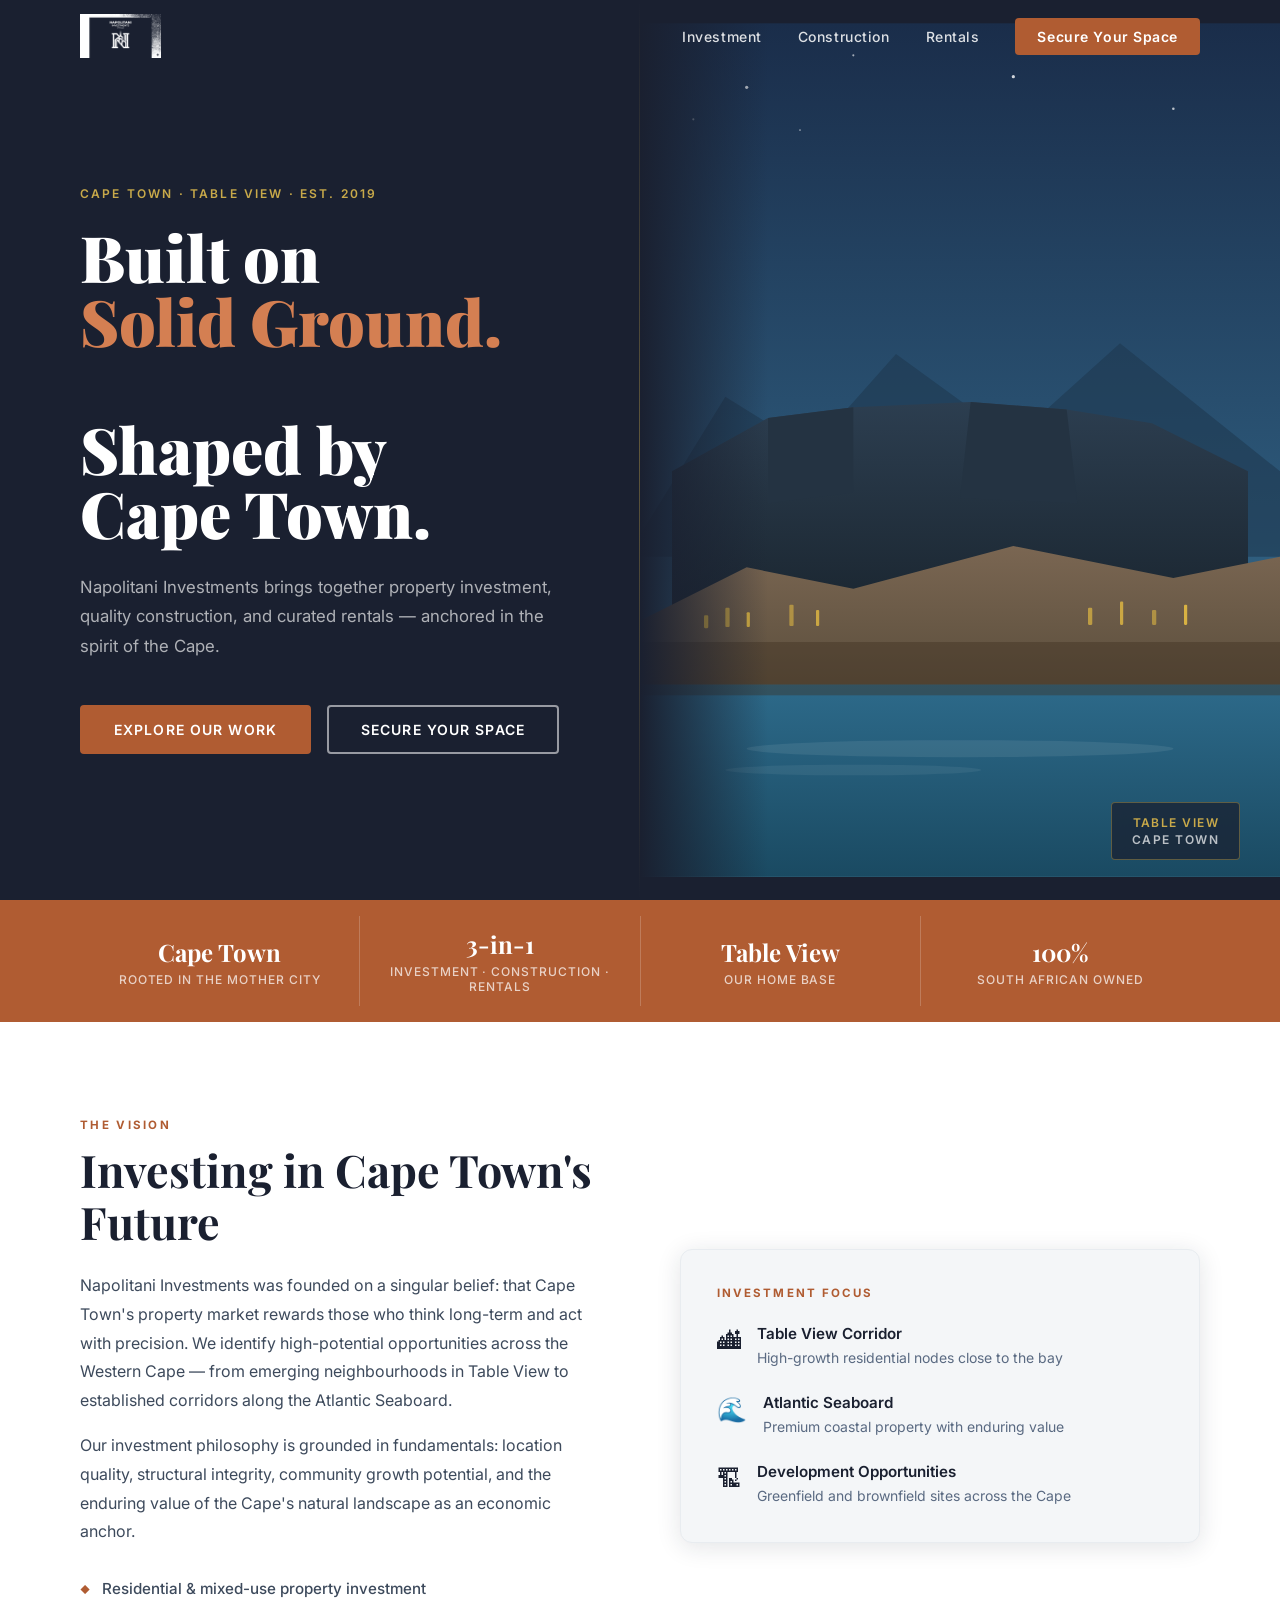
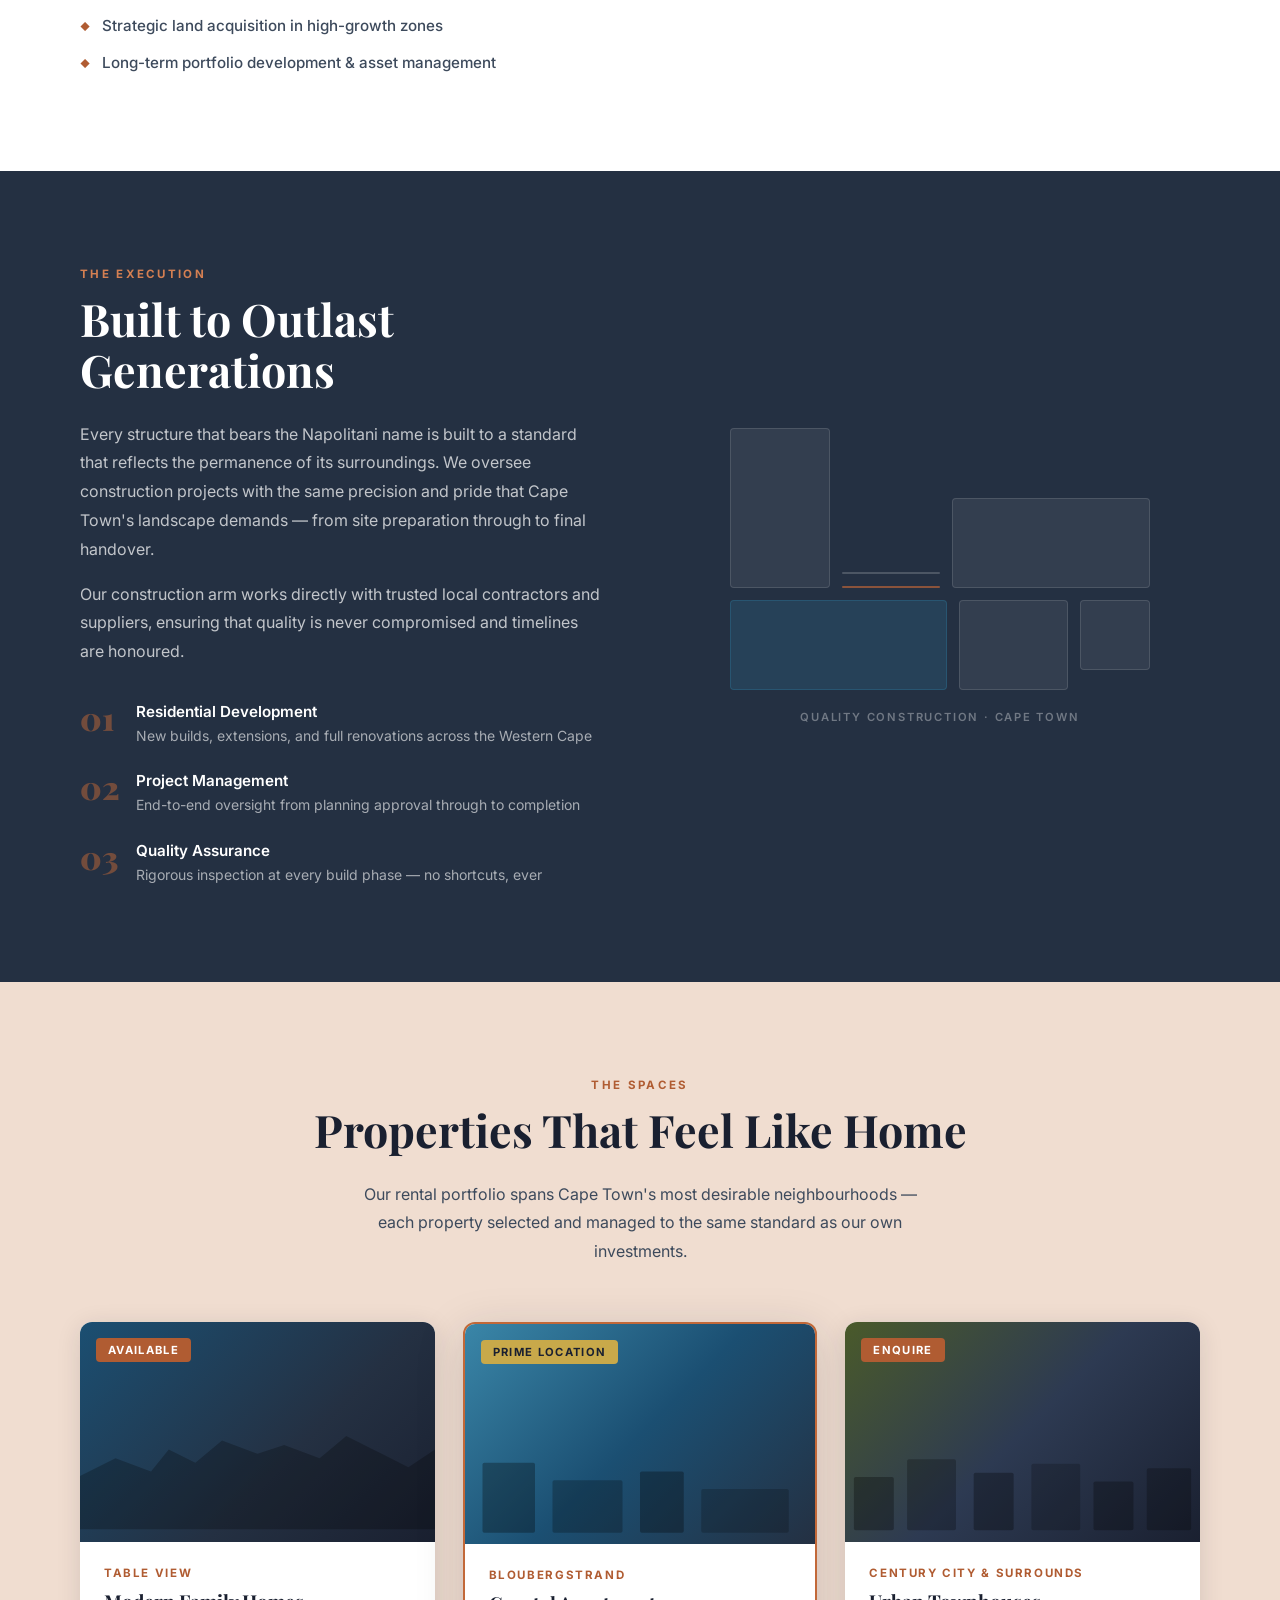
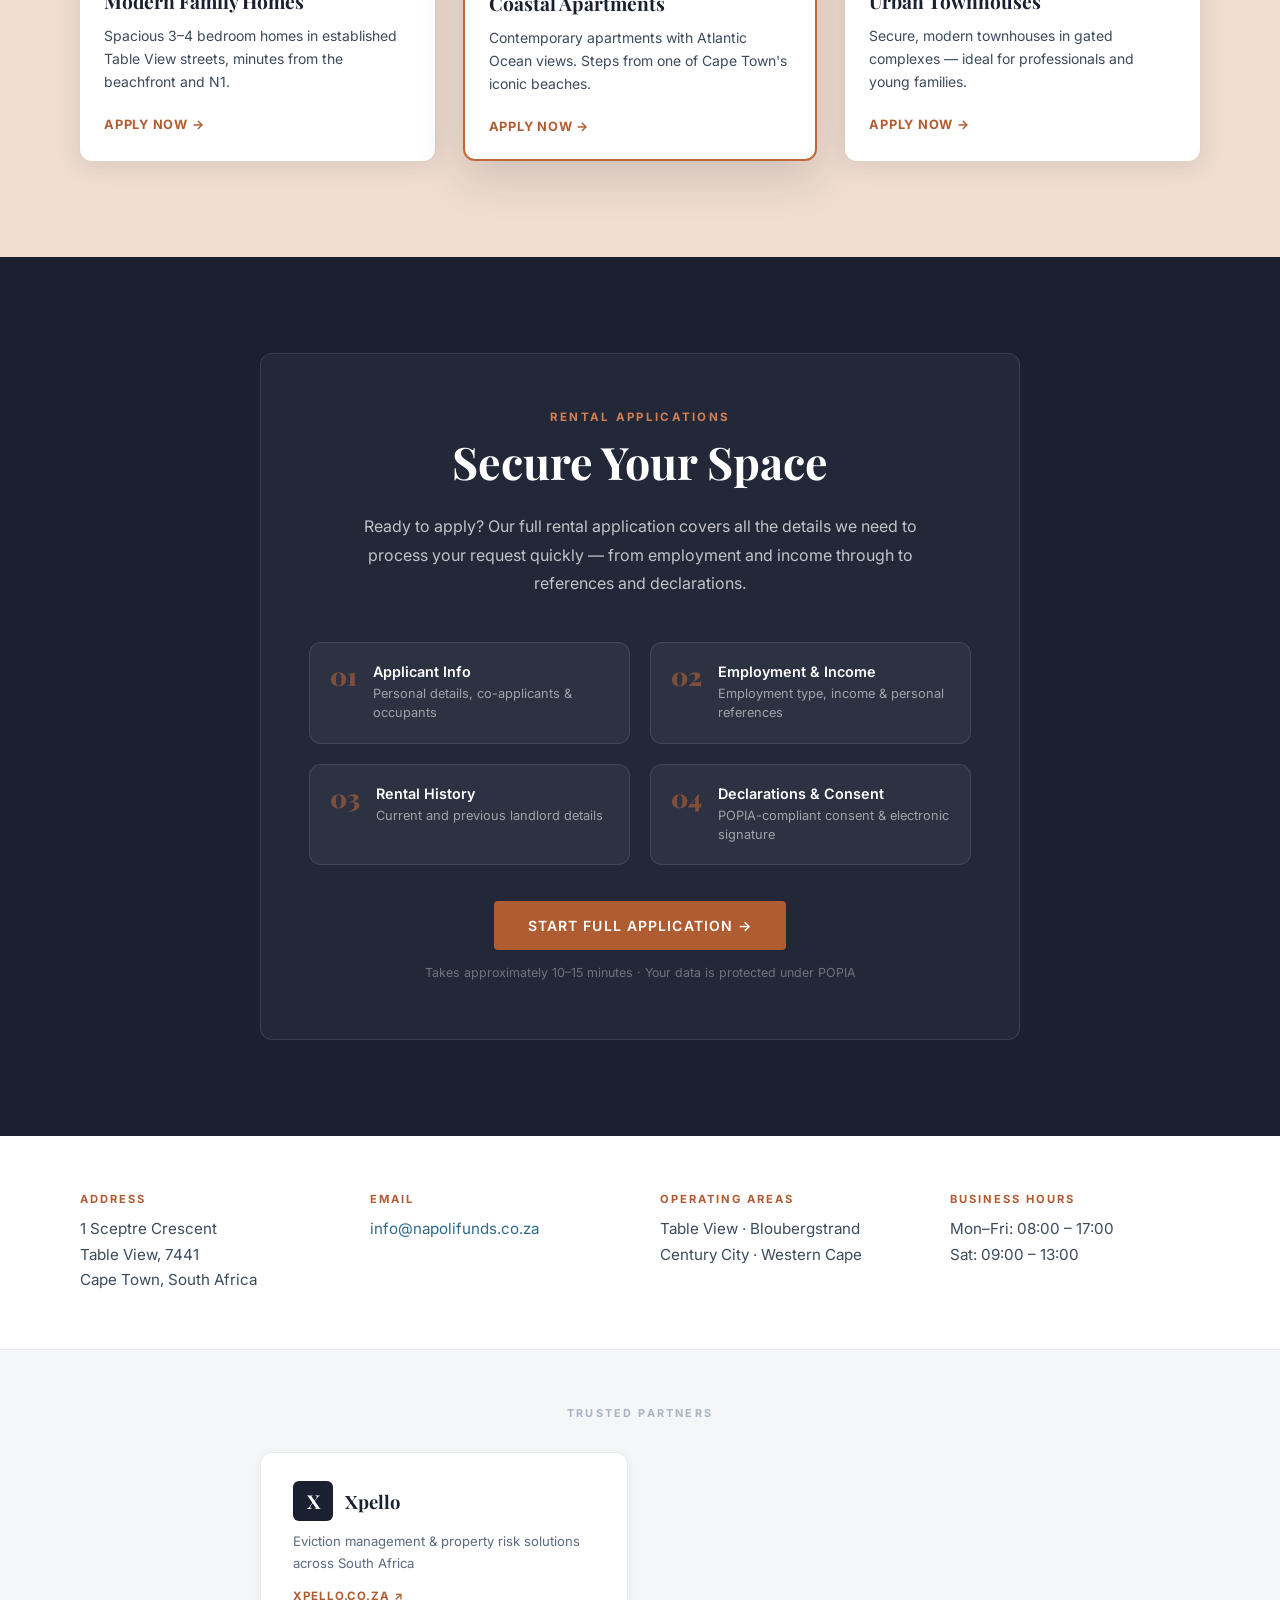
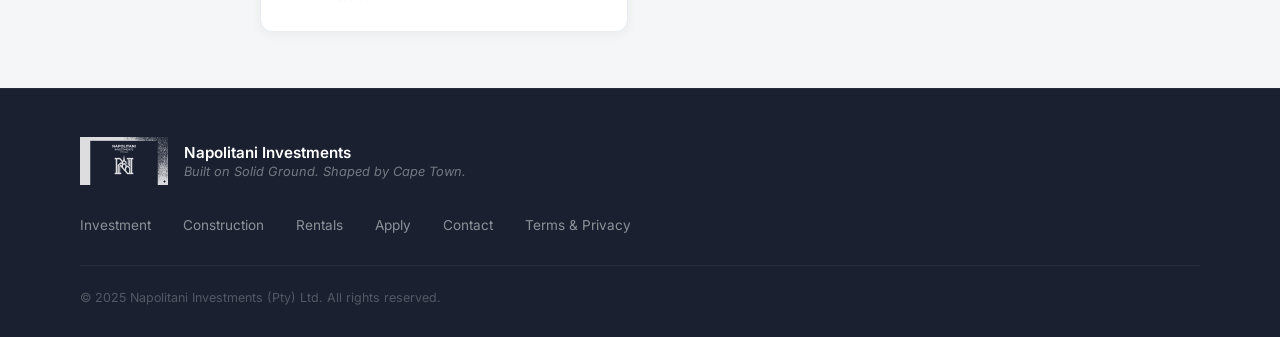
<file: index.html>
<!DOCTYPE html>
<html lang="en">
<head>
  <meta charset="UTF-8" />
  <link rel="icon" type="image/x-icon" href="favicon.ico" />
  <link rel="icon" type="image/png" sizes="32x32" href="favicon-32x32.png" />
  <link rel="apple-touch-icon" sizes="180x180" href="apple-touch-icon.png" />
  <meta name="viewport" content="width=device-width, initial-scale=1.0" />
  <title>Napolitani Investments | Built on Solid Ground</title>
  <meta name="description" content="Napolitani Investments — Cape Town's premier property investment, construction, and rental firm rooted in Table View." />
  <link rel="canonical" href="https://www.napolifunds.co.za/" />
  <meta property="og:title" content="Napolitani Investments | Built on Solid Ground" />
  <meta property="og:description" content="Cape Town's premier property investment, construction, and rental firm rooted in Table View." />
  <meta property="og:url" content="https://www.napolifunds.co.za/" />
  <meta property="og:type" content="website" />
  <meta property="og:image" content="https://www.napolifunds.co.za/logo.png" />
  <link rel="stylesheet" href="style.css" />
  <link rel="preconnect" href="https://fonts.googleapis.com" />
  <link rel="preconnect" href="https://fonts.gstatic.com" crossorigin />
  <link href="https://fonts.googleapis.com/css2?family=Playfair+Display:wght@400;500;700;900&family=Inter:wght@300;400;500;600&display=swap" rel="stylesheet" />
</head>
<body>

  <!-- ───────── NAV ───────── -->
  <header class="nav" id="nav">
    <div class="nav__inner">
      <a href="#" class="nav__logo">
        <img src="logo-transparent.png" alt="Napolitani Investments" class="nav__logo-img" />
      </a>
      <nav class="nav__links">
        <a href="#vision">Investment</a>
        <a href="#construction">Construction</a>
        <a href="#rentals">Rentals</a>
        <a href="apply.html" class="nav__cta">Secure Your Space</a>
      </nav>
      <button class="nav__burger" id="burger" aria-label="Open menu">
        <span></span><span></span><span></span>
      </button>
    </div>
    <div class="nav__mobile" id="mobileMenu">
      <a href="#vision" class="nav__mobile-link">Investment</a>
      <a href="#construction" class="nav__mobile-link">Construction</a>
      <a href="#rentals" class="nav__mobile-link">Rentals</a>
      <a href="apply.html" class="nav__mobile-link nav__mobile-cta">Secure Your Space</a>
    </div>
  </header>

  <!-- ───────── HERO ───────── -->
  <section class="hero" id="home">
    <div class="hero__left">
      <p class="hero__eyebrow">Cape Town · Table View · Est. 2019</p>
      <h1 class="hero__headline">
        Built on<br>
        <span class="hero__accent">Solid Ground.</span><br>
        Shaped by<br>
        Cape Town.
      </h1>
      <p class="hero__sub">
        Napolitani Investments brings together property investment, quality construction,
        and curated rentals — anchored in the spirit of the Cape.
      </p>
      <div class="hero__actions">
        <a href="#vision" class="btn btn--primary">Explore Our Work</a>
        <a href="#apply" class="btn btn--ghost">Secure Your Space</a>
      </div>
    </div>
    <div class="hero__right">
      <div class="hero__image-wrap">
        <div class="hero__image-overlay"></div>
        <div class="hero__mountain-graphic">
          <svg viewBox="0 0 600 800" xmlns="http://www.w3.org/2000/svg" class="hero__svg">
            <!-- Sky gradient -->
            <defs>
              <linearGradient id="skyGrad" x1="0" y1="0" x2="0" y2="1">
                <stop offset="0%" stop-color="#1a2d4a"/>
                <stop offset="60%" stop-color="#2d5a7b"/>
                <stop offset="100%" stop-color="#4a8fa8"/>
              </linearGradient>
              <linearGradient id="mountainGrad" x1="0" y1="0" x2="0" y2="1">
                <stop offset="0%" stop-color="#2c3e50"/>
                <stop offset="100%" stop-color="#1a252f"/>
              </linearGradient>
              <linearGradient id="terrainGrad" x1="0" y1="0" x2="0" y2="1">
                <stop offset="0%" stop-color="#7a6652"/>
                <stop offset="100%" stop-color="#5c4f3d"/>
              </linearGradient>
              <linearGradient id="oceanGrad" x1="0" y1="0" x2="0" y2="1">
                <stop offset="0%" stop-color="#2d6a8a"/>
                <stop offset="100%" stop-color="#1a4a62"/>
              </linearGradient>
            </defs>
            <!-- Sky -->
            <rect width="600" height="800" fill="url(#skyGrad)"/>
            <!-- Distant mountains -->
            <polygon points="0,480 80,350 160,400 240,310 350,390 450,300 600,420 600,500 0,500" fill="#1e3a50" opacity="0.6"/>
            <!-- Table Mountain flat top -->
            <polygon points="30,560 30,420 120,370 200,360 310,355 400,362 480,375 570,420 570,560" fill="url(#mountainGrad)"/>
            <!-- Mountain detail - cliff face -->
            <polygon points="120,370 200,360 200,440 120,450" fill="#243342"/>
            <polygon points="310,355 400,362 410,450 300,445" fill="#243342"/>
            <!-- Foreground hills -->
            <polygon points="0,560 100,510 200,530 350,490 500,520 600,500 600,620 0,620" fill="url(#terrainGrad)"/>
            <!-- Ocean / bay -->
            <rect x="0" y="620" width="600" height="180" fill="url(#oceanGrad)"/>
            <!-- Ocean shimmer -->
            <ellipse cx="300" cy="680" rx="200" ry="8" fill="white" opacity="0.08"/>
            <ellipse cx="200" cy="700" rx="120" ry="5" fill="white" opacity="0.06"/>
            <!-- Foreground land/buildings silhouette -->
            <rect x="0" y="580" width="600" height="50" fill="#3d2f1f" opacity="0.4"/>
            <!-- City lights / windows -->
            <rect x="60" y="555" width="4" height="12" fill="#f4c842" opacity="0.7" rx="1"/>
            <rect x="80" y="548" width="4" height="18" fill="#f4c842" opacity="0.6" rx="1"/>
            <rect x="100" y="552" width="3" height="14" fill="#f4c842" opacity="0.8" rx="1"/>
            <rect x="140" y="545" width="4" height="20" fill="#f4c842" opacity="0.5" rx="1"/>
            <rect x="165" y="550" width="3" height="15" fill="#f4c842" opacity="0.7" rx="1"/>
            <rect x="420" y="548" width="4" height="16" fill="#f4c842" opacity="0.6" rx="1"/>
            <rect x="450" y="542" width="3" height="22" fill="#f4c842" opacity="0.7" rx="1"/>
            <rect x="480" y="550" width="4" height="14" fill="#f4c842" opacity="0.5" rx="1"/>
            <rect x="510" y="545" width="3" height="19" fill="#f4c842" opacity="0.8" rx="1"/>
            <!-- Stars -->
            <circle cx="100" cy="60" r="1.5" fill="white" opacity="0.7"/>
            <circle cx="200" cy="30" r="1" fill="white" opacity="0.6"/>
            <circle cx="350" cy="50" r="1.5" fill="white" opacity="0.8"/>
            <circle cx="450" cy="25" r="1" fill="white" opacity="0.5"/>
            <circle cx="500" cy="80" r="1.2" fill="white" opacity="0.7"/>
            <circle cx="150" cy="100" r="0.8" fill="white" opacity="0.6"/>
            <circle cx="50" cy="90" r="1" fill="white" opacity="0.5"/>
          </svg>
        </div>
        <div class="hero__image-badge">
          <span>Table View</span>
          <span>Cape Town</span>
        </div>
      </div>
    </div>
  </section>

  <!-- ───────── STATS STRIP ───────── -->
  <div class="stats">
    <div class="stats__inner">
      <div class="stats__item">
        <span class="stats__num">Cape Town</span>
        <span class="stats__label">Rooted in the Mother City</span>
      </div>
      <div class="stats__divider"></div>
      <div class="stats__item">
        <span class="stats__num">3-in-1</span>
        <span class="stats__label">Investment · Construction · Rentals</span>
      </div>
      <div class="stats__divider"></div>
      <div class="stats__item">
        <span class="stats__num">Table View</span>
        <span class="stats__label">Our Home Base</span>
      </div>
      <div class="stats__divider"></div>
      <div class="stats__item">
        <span class="stats__num">100%</span>
        <span class="stats__label">South African Owned</span>
      </div>
    </div>
  </div>

  <!-- ───────── VISION / INVESTMENT ───────── -->
  <section class="section section--light" id="vision">
    <div class="section__inner section__inner--split">
      <div class="section__text">
        <p class="section__eyebrow">The Vision</p>
        <h2 class="section__heading">Investing in Cape Town's Future</h2>
        <p class="section__body">
          Napolitani Investments was founded on a singular belief: that Cape Town's property market rewards those who think long-term and act with precision. We identify high-potential opportunities across the Western Cape — from emerging neighbourhoods in Table View to established corridors along the Atlantic Seaboard.
        </p>
        <p class="section__body">
          Our investment philosophy is grounded in fundamentals: location quality, structural integrity, community growth potential, and the enduring value of the Cape's natural landscape as an economic anchor.
        </p>
        <ul class="feature-list">
          <li class="feature-list__item">
            <span class="feature-list__icon">◆</span>
            Residential &amp; mixed-use property investment
          </li>
          <li class="feature-list__item">
            <span class="feature-list__icon">◆</span>
            Strategic land acquisition in high-growth zones
          </li>
          <li class="feature-list__item">
            <span class="feature-list__icon">◆</span>
            Long-term portfolio development &amp; asset management
          </li>
        </ul>
      </div>
      <div class="section__visual section__visual--investment">
        <div class="visual-card visual-card--primary">
          <div class="visual-card__label">Investment Focus</div>
          <div class="visual-card__items">
            <div class="visual-card__item">
              <span class="vc-icon">🏙</span>
              <div>
                <strong>Table View Corridor</strong>
                <p>High-growth residential nodes close to the bay</p>
              </div>
            </div>
            <div class="visual-card__item">
              <span class="vc-icon">🌊</span>
              <div>
                <strong>Atlantic Seaboard</strong>
                <p>Premium coastal property with enduring value</p>
              </div>
            </div>
            <div class="visual-card__item">
              <span class="vc-icon">🏗</span>
              <div>
                <strong>Development Opportunities</strong>
                <p>Greenfield and brownfield sites across the Cape</p>
              </div>
            </div>
          </div>
        </div>
      </div>
    </div>
  </section>

  <!-- ───────── CONSTRUCTION ───────── -->
  <section class="section section--dark" id="construction">
    <div class="section__inner section__inner--split section__inner--reverse">
      <div class="section__visual section__visual--construction">
        <div class="construction-graphic">
          <div class="cg__row">
            <div class="cg__block cg__block--tall"></div>
            <div class="cg__col">
              <div class="cg__block"></div>
              <div class="cg__block cg__block--accent"></div>
            </div>
            <div class="cg__block cg__block--wide"></div>
          </div>
          <div class="cg__row cg__row--bottom">
            <div class="cg__block cg__block--wide cg__block--accent2"></div>
            <div class="cg__block"></div>
            <div class="cg__block cg__block--tall cg__block--sm"></div>
          </div>
          <div class="cg__label">Quality Construction · Cape Town</div>
        </div>
      </div>
      <div class="section__text">
        <p class="section__eyebrow section__eyebrow--light">The Execution</p>
        <h2 class="section__heading section__heading--light">Built to Outlast Generations</h2>
        <p class="section__body section__body--light">
          Every structure that bears the Napolitani name is built to a standard that reflects the permanence of its surroundings. We oversee construction projects with the same precision and pride that Cape Town's landscape demands — from site preparation through to final handover.
        </p>
        <p class="section__body section__body--light">
          Our construction arm works directly with trusted local contractors and suppliers, ensuring that quality is never compromised and timelines are honoured.
        </p>
        <div class="pillars">
          <div class="pillar">
            <div class="pillar__num">01</div>
            <div class="pillar__text">
              <strong>Residential Development</strong>
              <p>New builds, extensions, and full renovations across the Western Cape</p>
            </div>
          </div>
          <div class="pillar">
            <div class="pillar__num">02</div>
            <div class="pillar__text">
              <strong>Project Management</strong>
              <p>End-to-end oversight from planning approval through to completion</p>
            </div>
          </div>
          <div class="pillar">
            <div class="pillar__num">03</div>
            <div class="pillar__text">
              <strong>Quality Assurance</strong>
              <p>Rigorous inspection at every build phase — no shortcuts, ever</p>
            </div>
          </div>
        </div>
      </div>
    </div>
  </section>

  <!-- ───────── RENTALS ───────── -->
  <section class="section section--terracotta" id="rentals">
    <div class="section__inner">
      <div class="section__header-center">
        <p class="section__eyebrow">The Spaces</p>
        <h2 class="section__heading">Properties That Feel Like Home</h2>
        <p class="section__body section__body--center">
          Our rental portfolio spans Cape Town's most desirable neighbourhoods — each property selected and managed to the same standard as our own investments.
        </p>
      </div>
      <div class="property-grid">
        <div class="property-card">
          <div class="property-card__image property-card__image--1">
            <div class="property-card__badge">Available</div>
          </div>
          <div class="property-card__body">
            <p class="property-card__area">Table View</p>
            <h3 class="property-card__title">Modern Family Homes</h3>
            <p class="property-card__desc">Spacious 3–4 bedroom homes in established Table View streets, minutes from the beachfront and N1.</p>
            <a href="pre-apply.html" class="property-card__link">Apply Now →</a>
          </div>
        </div>
        <div class="property-card property-card--featured">
          <div class="property-card__image property-card__image--2">
            <div class="property-card__badge property-card__badge--featured">Prime Location</div>
          </div>
          <div class="property-card__body">
            <p class="property-card__area">Bloubergstrand</p>
            <h3 class="property-card__title">Coastal Apartments</h3>
            <p class="property-card__desc">Contemporary apartments with Atlantic Ocean views. Steps from one of Cape Town's iconic beaches.</p>
            <a href="pre-apply.html" class="property-card__link">Apply Now →</a>
          </div>
        </div>
        <div class="property-card">
          <div class="property-card__image property-card__image--3">
            <div class="property-card__badge">Enquire</div>
          </div>
          <div class="property-card__body">
            <p class="property-card__area">Century City &amp; Surrounds</p>
            <h3 class="property-card__title">Urban Townhouses</h3>
            <p class="property-card__desc">Secure, modern townhouses in gated complexes — ideal for professionals and young families.</p>
            <a href="pre-apply.html" class="property-card__link">Apply Now →</a>
          </div>
        </div>
      </div>
    </div>
  </section>

  <!-- ───────── APPLICATION ───────── -->
  <section class="section section--slate" id="apply">
    <div class="section__inner section__inner--narrow">
      <div class="apply-frame">
        <div class="apply-frame__header">
          <p class="section__eyebrow section__eyebrow--light">Rental Applications</p>
          <h2 class="section__heading section__heading--light">Secure Your Space</h2>
          <p class="section__body section__body--light section__body--center">
            Ready to apply? Our full rental application covers all the details we need to process your request quickly — from employment and income through to references and declarations.
          </p>
        </div>
        <div class="apply-bridge">
          <div class="apply-bridge__steps">
            <div class="apply-bridge__step">
              <span class="apply-bridge__num">01</span>
              <div>
                <strong>Applicant Info</strong>
                <p>Personal details, co-applicants &amp; occupants</p>
              </div>
            </div>
            <div class="apply-bridge__step">
              <span class="apply-bridge__num">02</span>
              <div>
                <strong>Employment &amp; Income</strong>
                <p>Employment type, income &amp; personal references</p>
              </div>
            </div>
            <div class="apply-bridge__step">
              <span class="apply-bridge__num">03</span>
              <div>
                <strong>Rental History</strong>
                <p>Current and previous landlord details</p>
              </div>
            </div>
            <div class="apply-bridge__step">
              <span class="apply-bridge__num">04</span>
              <div>
                <strong>Declarations &amp; Consent</strong>
                <p>POPIA-compliant consent &amp; electronic signature</p>
              </div>
            </div>
          </div>
          <div class="apply-bridge__cta">
            <a href="apply.html" class="btn btn--primary">Start Full Application →</a>
            <p class="apply-form__note">Takes approximately 10–15 minutes · Your data is protected under POPIA</p>
          </div>
        </div>
      </div>
    </div>
  </section>

  <!-- ───────── CONTACT ───────── -->
  <section class="section section--light section--compact" id="contact">
    <div class="section__inner">
      <div class="contact-grid">
        <div class="contact-block">
          <p class="contact-block__label">Address</p>
          <p class="contact-block__value">1 Sceptre Crescent<br>Table View, 7441<br>Cape Town, South Africa</p>
        </div>
        <div class="contact-block">
          <p class="contact-block__label">Email</p>
          <a href="mailto:info@napolifunds.co.za" class="contact-block__value contact-block__link">info@napolifunds.co.za</a>
        </div>
        <div class="contact-block">
          <p class="contact-block__label">Operating Areas</p>
          <p class="contact-block__value">Table View · Bloubergstrand<br>Century City · Western Cape</p>
        </div>
        <div class="contact-block">
          <p class="contact-block__label">Business Hours</p>
          <p class="contact-block__value">Mon–Fri: 08:00 – 17:00<br>Sat: 09:00 – 13:00</p>
        </div>
      </div>
    </div>
  </section>

  <!-- ───────── PARTNERS ───────── -->
  <section class="partners">
    <div class="partners__inner">
      <p class="partners__label">Trusted Partners</p>
      <div class="partners__grid">
        <a href="https://www.xpello.co.za/" target="_blank" rel="noopener noreferrer" class="partner-card">
          <div class="partner-card__logo">
            <span class="partner-card__mark">X</span>
            <span class="partner-card__name">Xpello</span>
          </div>
          <p class="partner-card__desc">Eviction management &amp; property risk solutions across South Africa</p>
          <span class="partner-card__link">xpello.co.za ↗</span>
        </a>
      </div>
    </div>
  </section>

  <!-- ───────── FOOTER ───────── -->
  <footer class="footer">
    <div class="footer__inner">
      <div class="footer__brand">
        <img src="logo-transparent.png" alt="Napolitani Investments" class="footer__logo-img" />
        <div>
          <strong>Napolitani Investments</strong>
          <p>Built on Solid Ground. Shaped by Cape Town.</p>
        </div>
      </div>
      <nav class="footer__nav">
        <a href="#vision">Investment</a>
        <a href="#construction">Construction</a>
        <a href="#rentals">Rentals</a>
        <a href="#apply">Apply</a>
        <a href="mailto:info@napolifunds.co.za">Contact</a>
        <a href="terms.html">Terms &amp; Privacy</a>
      </nav>
      <p class="footer__copy">&copy; 2025 Napolitani Investments (Pty) Ltd. All rights reserved.</p>
    </div>
  </footer>

  <script src="main.js"></script>
</body>
</html>
</file>
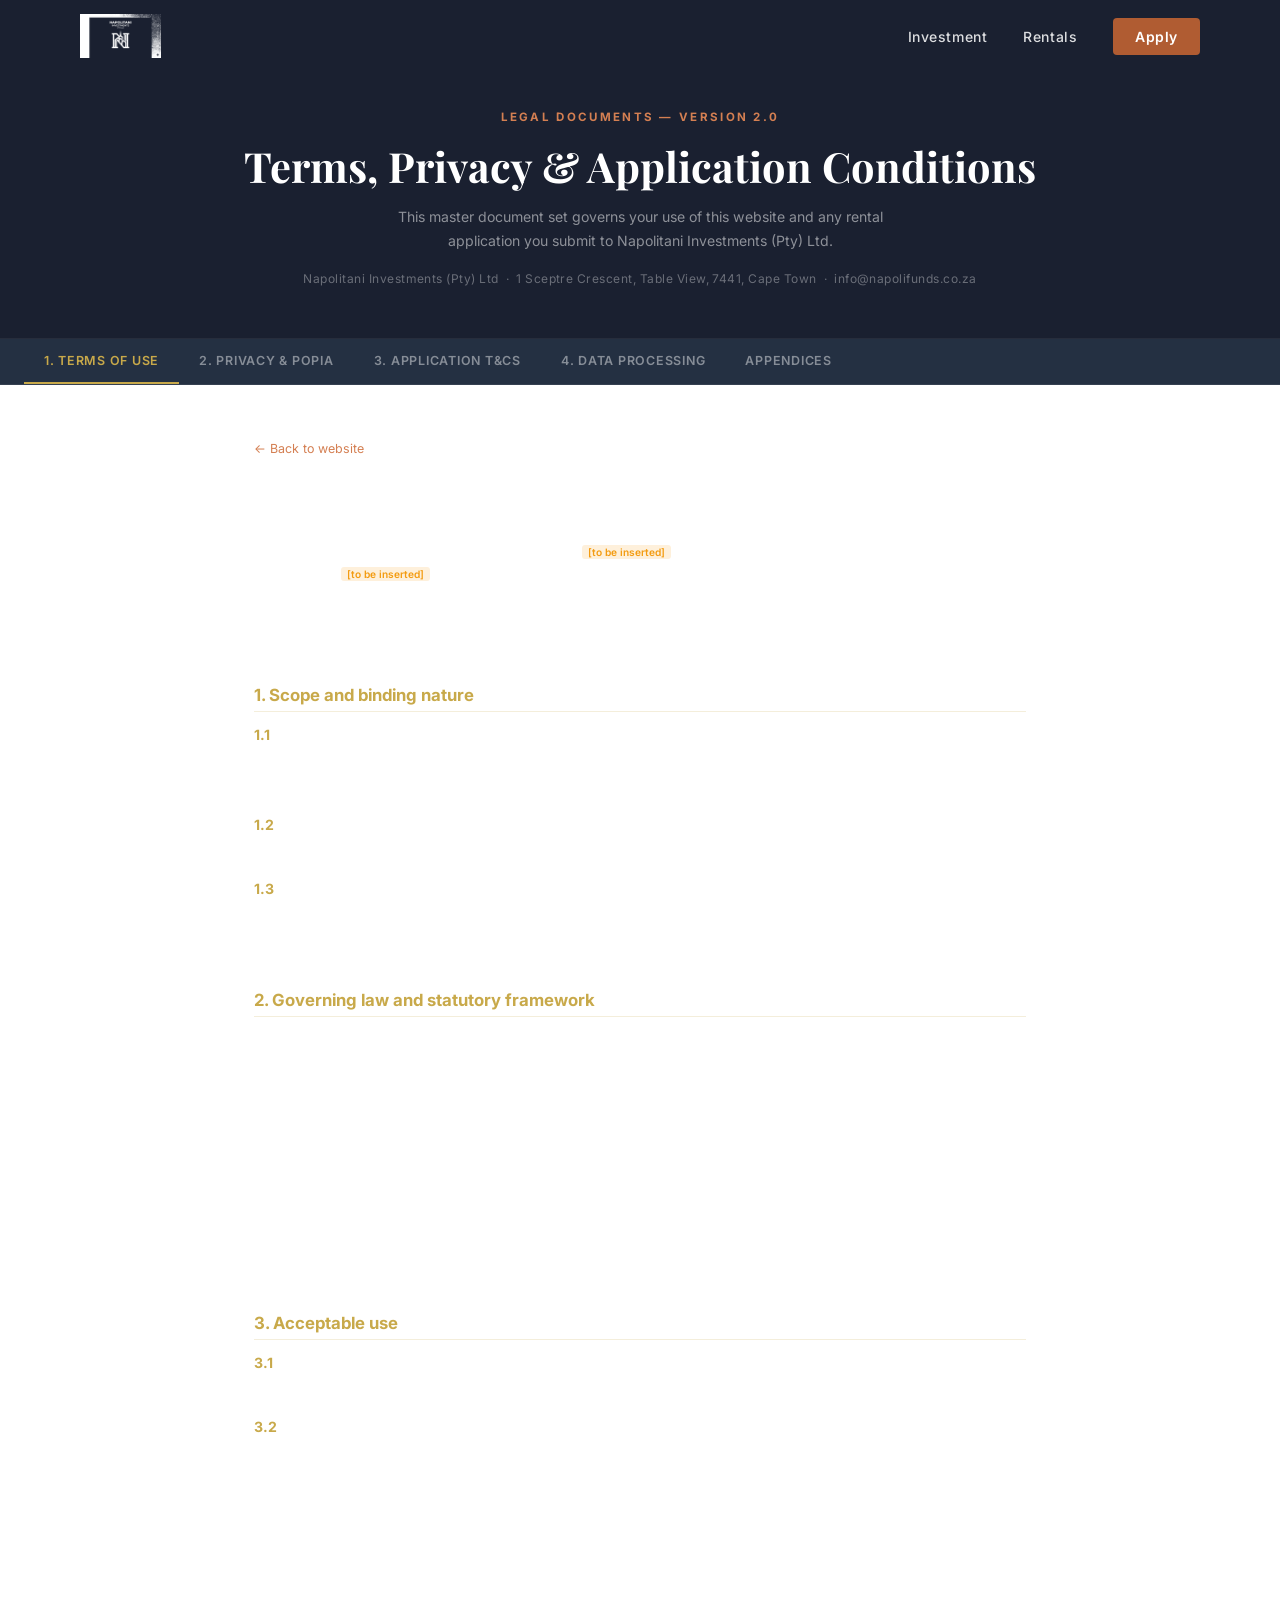
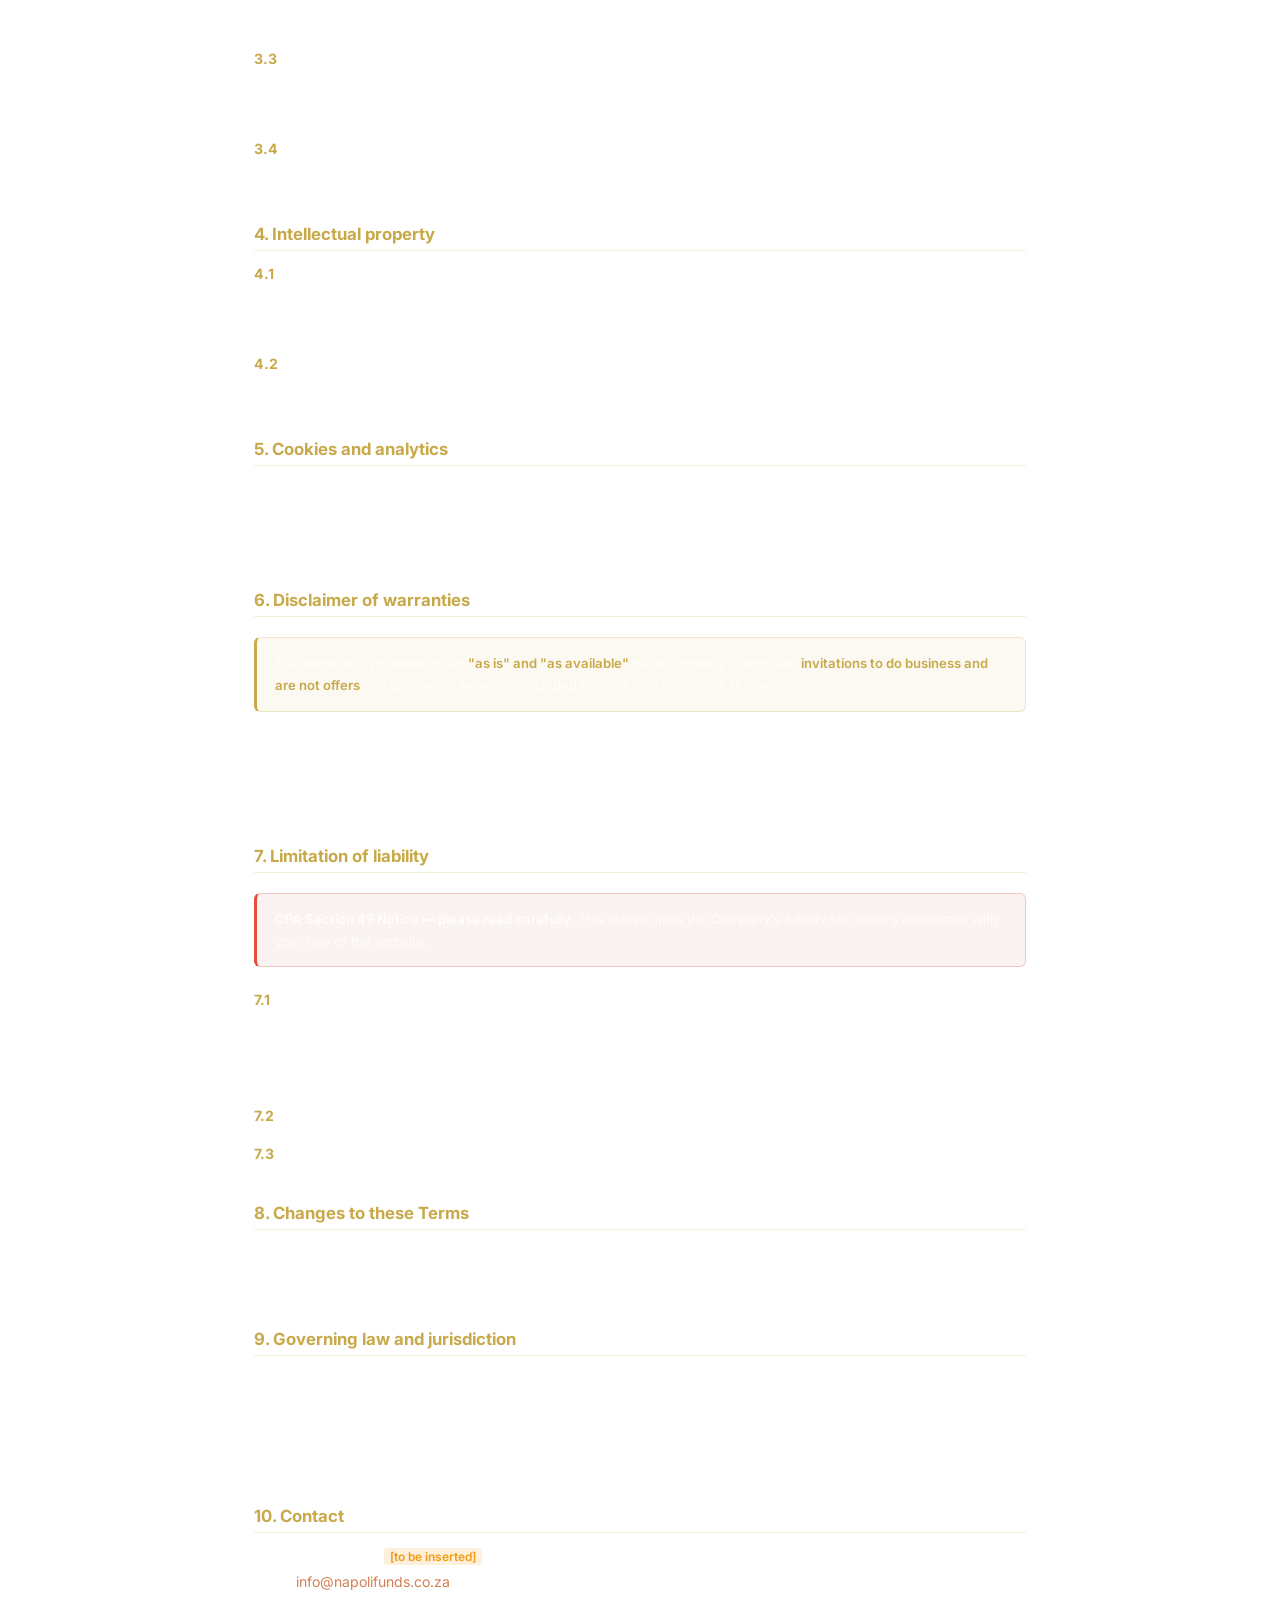
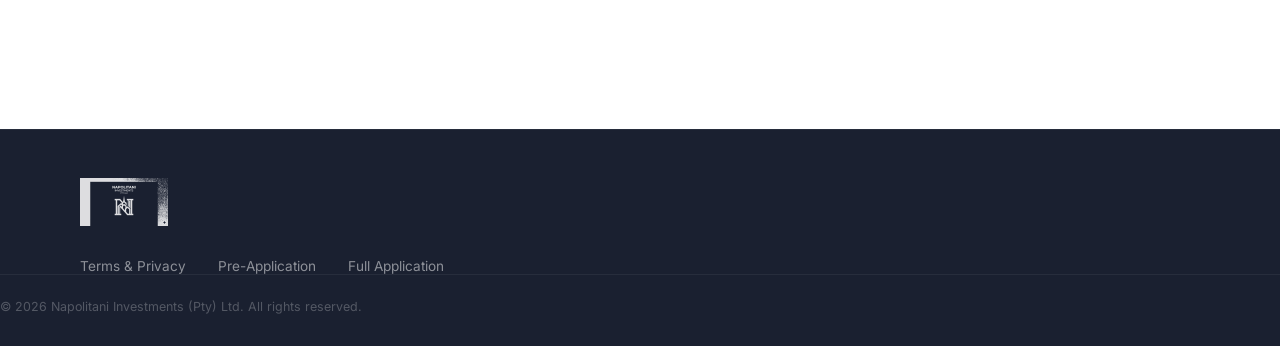
<file: terms.html>
<!DOCTYPE html>
<html lang="en">
<head>
  <meta charset="UTF-8" />
  <link rel="icon" type="image/x-icon" href="favicon.ico" />
  <link rel="icon" type="image/png" sizes="32x32" href="favicon-32x32.png" />
  <link rel="apple-touch-icon" sizes="180x180" href="apple-touch-icon.png" />
  <meta name="viewport" content="width=device-width, initial-scale=1.0" />
  <title>Legal Documents | Napolitani Investments</title>
  <meta name="description" content="Website Terms of Use, Privacy Policy, Rental Application Terms and Data Processing Agreement — Napolitani Investments (Pty) Ltd." />
  <link rel="stylesheet" href="style.css" />
  <link rel="preconnect" href="https://fonts.googleapis.com" />
  <link rel="preconnect" href="https://fonts.gstatic.com" crossorigin />
  <link href="https://fonts.googleapis.com/css2?family=Playfair+Display:wght@400;500;700;900&family=Inter:wght@300;400;500;600&display=swap" rel="stylesheet" />
  <style>
    .tc-hero {
      background: var(--slate-900);
      padding: 110px 40px 52px;
      text-align: center;
      border-bottom: 1px solid rgba(255,255,255,0.06);
    }
    .tc-hero__eyebrow {
      font-size: 0.72rem; font-weight: 700; letter-spacing: 0.2em;
      text-transform: uppercase; color: var(--terra-400); margin-bottom: 14px;
    }
    .tc-hero__title {
      font-family: var(--font-serif);
      font-size: clamp(1.8rem, 3.5vw, 2.6rem);
      font-weight: 700; color: var(--white); margin-bottom: 12px;
    }
    .tc-hero__sub { font-size: 0.88rem; color: rgba(255,255,255,0.5); max-width: 560px; margin: 0 auto; line-height: 1.7; }
    .tc-hero__meta { margin-top: 18px; font-size: 0.75rem; color: rgba(255,255,255,0.35); letter-spacing: 0.04em; }

    /* Doc nav tabs */
    .tc-docnav {
      position: sticky; top: 0; z-index: 50;
      background: var(--slate-800); border-bottom: 1px solid rgba(255,255,255,0.08);
      display: flex; overflow-x: auto; padding: 0 24px;
    }
    .tc-docnav::-webkit-scrollbar { height: 0; }
    .tc-tab {
      padding: 14px 20px; font-size: 0.78rem; font-weight: 600;
      letter-spacing: 0.06em; text-transform: uppercase;
      color: rgba(255,255,255,0.45); cursor: pointer; white-space: nowrap;
      border-bottom: 2px solid transparent; transition: all 0.2s; background: none; border-top: none; border-left: none; border-right: none;
    }
    .tc-tab:hover { color: rgba(255,255,255,0.75); }
    .tc-tab.active { color: var(--gold); border-bottom-color: var(--gold); }

    /* Body */
    .tc-body { max-width: 820px; margin: 0 auto; padding: 48px 24px 96px; }

    /* Doc panel */
    .tc-doc { display: none; }
    .tc-doc.active { display: block; }

    /* Print / back */
    .tc-actions {
      display: flex; align-items: center; gap: 12px;
      margin-bottom: 32px; flex-wrap: wrap;
    }
    .tc-back {
      font-size: 0.78rem; color: var(--terra-400); text-decoration: none;
      display: flex; align-items: center; gap: 6px;
    }
    .tc-back:hover { text-decoration: underline; }
    .tc-print {
      margin-left: auto; padding: 7px 16px;
      background: transparent; border: 1px solid rgba(255,255,255,0.15);
      border-radius: 6px; color: rgba(255,255,255,0.5);
      font-size: 0.78rem; cursor: pointer; transition: all 0.2s;
    }
    .tc-print:hover { border-color: var(--gold); color: var(--gold); }

    /* Typography */
    .tc-doc h1 {
      font-family: var(--font-serif); font-size: clamp(1.4rem, 2.5vw, 1.9rem);
      font-weight: 700; color: var(--white); margin-bottom: 6px; line-height: 1.3;
    }
    .tc-doc .tc-doc-meta {
      font-size: 0.75rem; color: rgba(255,255,255,0.35);
      margin-bottom: 28px; padding-bottom: 20px;
      border-bottom: 1px solid rgba(255,255,255,0.08);
      line-height: 1.8;
    }
    .tc-doc h2 {
      font-size: 1.05rem; font-weight: 700; color: var(--gold);
      margin: 36px 0 10px; padding-bottom: 6px;
      border-bottom: 1px solid rgba(200,168,74,0.2);
    }
    .tc-doc h3 {
      font-size: 0.92rem; font-weight: 700; color: rgba(255,255,255,0.85);
      margin: 24px 0 8px;
    }
    .tc-doc p {
      font-size: 0.88rem; color: rgba(255,255,255,0.65);
      line-height: 1.85; margin-bottom: 12px;
    }
    .tc-doc ul, .tc-doc ol {
      padding-left: 22px; margin-bottom: 12px;
    }
    .tc-doc li {
      font-size: 0.88rem; color: rgba(255,255,255,0.65);
      line-height: 1.85; margin-bottom: 5px;
    }
    .tc-doc strong { color: rgba(255,255,255,0.9); font-weight: 600; }
    .tc-doc em { color: rgba(255,255,255,0.55); font-style: italic; }

    /* Callout box */
    .tc-callout {
      background: rgba(200,168,74,0.07); border: 1px solid rgba(200,168,74,0.25);
      border-left: 3px solid var(--gold); border-radius: 6px;
      padding: 14px 18px; margin: 20px 0;
    }
    .tc-callout p { margin: 0; font-size: 0.82rem; color: rgba(255,255,255,0.75); line-height: 1.7; }
    .tc-callout strong { color: var(--gold); }

    .tc-warning {
      background: rgba(200,74,74,0.07); border: 1px solid rgba(200,74,74,0.25);
      border-left: 3px solid #e74c3c; border-radius: 6px;
      padding: 14px 18px; margin: 20px 0;
    }
    .tc-warning p { margin: 0; font-size: 0.82rem; color: rgba(255,255,255,0.75); line-height: 1.7; }

    /* Table */
    .tc-table { width: 100%; border-collapse: collapse; margin: 16px 0; font-size: 0.82rem; }
    .tc-table th {
      text-align: left; padding: 9px 12px;
      background: rgba(255,255,255,0.05); color: rgba(255,255,255,0.6);
      font-size: 0.72rem; text-transform: uppercase; letter-spacing: 0.06em;
      border: 1px solid rgba(255,255,255,0.08); font-weight: 600;
    }
    .tc-table td {
      padding: 9px 12px; border: 1px solid rgba(255,255,255,0.06);
      color: rgba(255,255,255,0.65); vertical-align: top; line-height: 1.6;
    }
    .tc-table tr:nth-child(even) td { background: rgba(255,255,255,0.02); }

    /* Schedule box */
    .tc-schedule {
      background: rgba(45,106,138,0.08); border: 1px solid rgba(45,106,138,0.3);
      border-radius: 8px; padding: 20px 22px; margin: 24px 0;
    }
    .tc-schedule h3 { color: #7ec8e3; margin-top: 0; margin-bottom: 12px; font-size: 0.9rem; letter-spacing: 0.05em; text-transform: uppercase; }
    .tc-schedule p { font-size: 0.85rem; color: rgba(255,255,255,0.65); }
    .tc-schedule .sched-initial {
      display: flex; gap: 24px; margin-top: 16px; font-size: 0.78rem; color: rgba(255,255,255,0.4);
    }

    /* Signature block */
    .tc-sigblock {
      background: rgba(255,255,255,0.03); border: 1px solid rgba(255,255,255,0.08);
      border-radius: 8px; padding: 20px 22px; margin: 24px 0;
    }
    .tc-sigblock p { font-size: 0.85rem; color: rgba(255,255,255,0.55); margin-bottom: 6px; }
    .tc-sigblock .sig-line {
      border-bottom: 1px solid rgba(255,255,255,0.2); margin: 14px 0 4px; height: 28px;
    }

    /* Placeholder highlight */
    .tc-placeholder {
      background: rgba(243,156,18,0.15); color: #f39c12;
      padding: 1px 6px; border-radius: 3px; font-weight: 600; font-size: 0.85em;
    }

    /* Appendix table */
    .tc-checklist { list-style: none; padding: 0; }
    .tc-checklist li {
      display: flex; gap: 10px; align-items: flex-start;
      padding: 9px 0; border-bottom: 1px solid rgba(255,255,255,0.06);
      font-size: 0.85rem; color: rgba(255,255,255,0.6);
    }
    .tc-checklist li::before { content: '☐'; color: var(--gold); flex-shrink: 0; margin-top: 1px; }

    /* Section numbering helper */
    .tc-section-num { color: var(--gold); font-weight: 700; margin-right: 6px; }

    @media print {
      .nav, .nav__burger, .tc-docnav, .tc-actions, footer { display: none !important; }
      .tc-doc { display: block !important; page-break-before: always; }
      .tc-doc:first-child { page-break-before: auto; }
      body { background: white !important; color: black !important; }
      .tc-doc h1, .tc-doc h2, .tc-doc h3 { color: black !important; }
      .tc-doc p, .tc-doc li { color: #333 !important; }
    }

    @media (max-width: 768px) {
      .tc-hero { padding: 100px 20px 40px; }
      .tc-body { padding: 32px 16px 72px; }
    }
  </style>
</head>
<body>

  <!-- Nav -->
  <header class="nav" id="nav">
    <div class="nav__inner">
      <a href="index.html" class="nav__logo">
        <img src="logo-transparent.png" alt="Napolitani Investments" class="nav__logo-img" />
      </a>
      <nav class="nav__links">
        <a href="index.html#vision">Investment</a>
        <a href="index.html#rentals">Rentals</a>
        <a href="pre-apply.html" class="nav__cta">Apply</a>
      </nav>
      <button class="nav__burger" id="burger" aria-label="Open menu">
        <span></span><span></span><span></span>
      </button>
    </div>
  </header>

  <!-- Hero -->
  <section class="tc-hero">
    <div class="tc-hero__eyebrow">Legal Documents — Version 2.0</div>
    <h1 class="tc-hero__title">Terms, Privacy &amp; Application Conditions</h1>
    <p class="tc-hero__sub">This master document set governs your use of this website and any rental application you submit to Napolitani Investments (Pty) Ltd.</p>
    <p class="tc-hero__meta">Napolitani Investments (Pty) Ltd &nbsp;·&nbsp; 1 Sceptre Crescent, Table View, 7441, Cape Town &nbsp;·&nbsp; info@napolifunds.co.za</p>
  </section>

  <!-- Doc nav -->
  <div class="tc-docnav">
    <button class="tc-tab active" onclick="showDoc('doc1',this)">1. Terms of Use</button>
    <button class="tc-tab" onclick="showDoc('doc2',this)">2. Privacy &amp; POPIA</button>
    <button class="tc-tab" onclick="showDoc('doc3',this)">3. Application T&amp;Cs</button>
    <button class="tc-tab" onclick="showDoc('doc4',this)">4. Data Processing</button>
    <button class="tc-tab" onclick="showDoc('appendix',this)">Appendices</button>
  </div>

  <!-- Body -->
  <main class="tc-body">

    <!-- ══════════════════════════════════════════════════════
         DOCUMENT 1 — WEBSITE TERMS OF USE
    ══════════════════════════════════════════════════════ -->
    <div class="tc-doc active" id="doc1">
      <div class="tc-actions">
        <a href="index.html" class="tc-back">← Back to website</a>
        <button class="tc-print" onclick="window.print()">⎙ Print / Save PDF</button>
      </div>

      <h1>Document 1 — Website Terms of Use</h1>
      <div class="tc-doc-meta">
        <strong>Owner:</strong> Napolitani Investments (Pty) Ltd, 2019/343067/07 <span class="tc-placeholder">[to be inserted]</span><br>
        <strong>Effective date:</strong> <span class="tc-placeholder">[to be inserted]</span><br>
        <strong>Version:</strong> 2.0 — replaces all prior versions.<br>
        <strong>Acceptance:</strong> Continued use of this website after the date you first access it constitutes acceptance.
      </div>

      <h2>1. Scope and binding nature</h2>
      <p><span class="tc-section-num">1.1</span>These Terms of Use govern only your browsing and use of the website. They are not a rental application, are not a lease, do not authorise the processing of personal information beyond cookies and analytics, and do not entitle you to be considered as a tenant.</p>
      <p><span class="tc-section-num">1.2</span>The Company does not negotiate the terms of website use. If any provision is unacceptable to you, your only remedy is to discontinue use of the website.</p>
      <p><span class="tc-section-num">1.3</span>Where any provision is found by a competent court or regulator to be invalid, unlawful or unenforceable, that provision shall be <strong>read down</strong> to the maximum extent permitted by law and, if it cannot be so read down, severed; the remainder shall continue in full force.</p>

      <h2>2. Governing law and statutory framework</h2>
      <p>These Terms of Use are governed by the laws of the Republic of South Africa, including (without limitation):</p>
      <ul>
        <li>the Constitution of the Republic of South Africa, 1996;</li>
        <li>the Electronic Communications and Transactions Act 25 of 2002 ("ECTA");</li>
        <li>the Protection of Personal Information Act 4 of 2013 ("POPIA");</li>
        <li>the Consumer Protection Act 68 of 2008 ("CPA");</li>
        <li>the Cybercrimes Act 19 of 2020;</li>
        <li>the Promotion of Access to Information Act 2 of 2000 ("PAIA");</li>
        <li>the Copyright Act 98 of 1978 and the Trade Marks Act 194 of 1993.</li>
      </ul>

      <h2>3. Acceptable use</h2>
      <p><span class="tc-section-num">3.1</span>You may use the website only for lawful purposes connected with assessing properties, making enquiries, or submitting a rental application.</p>
      <p><span class="tc-section-num">3.2</span>You may not, and you may not permit any person or system acting on your behalf to:</p>
      <ul>
        <li>scrape, crawl, harvest or extract data from the website by automated means;</li>
        <li>reverse-engineer, decompile or attempt to derive the source code or architecture of the website;</li>
        <li>frame, mirror, cache or republish any portion of the website;</li>
        <li>introduce any virus, trojan, worm, ransomware, logic bomb or other malicious code;</li>
        <li>interfere with, disrupt or impair the operation of the website or any associated infrastructure; or</li>
        <li>gain unauthorised access to any account, data store or back-end system.</li>
      </ul>
      <p><span class="tc-section-num">3.3</span>Each of the acts in clause 3.2(d)–(f) constitutes an <strong>offence under sections 2 to 8 of the Cybercrimes Act 19 of 2020</strong>. The Company reserves the right, without further notice, to (i) lay criminal charges; (ii) apply for urgent interdictory relief and Anton Piller-type orders; and (iii) recover damages on the attorney-and-own-client scale.</p>
      <p><span class="tc-section-num">3.4</span>For breach of clause 3.2(a) (scraping), the Company shall be entitled to <strong>liquidated damages of R250 per record scraped</strong>, as a reasonable pre-estimate of loss.</p>

      <h2>4. Intellectual property</h2>
      <p><span class="tc-section-num">4.1</span>All content on the website — including the design, layout, copy, photographs, renderings, plans, logos, trade marks and source code — is the exclusive property of the Company or its licensors and is protected by South African and international intellectual-property law.</p>
      <p><span class="tc-section-num">4.2</span>No licence is granted to you save for the limited right to view the website on a personal device, and to download or print a single copy of any page solely for the purpose of preparing a rental enquiry or application.</p>

      <h2>5. Cookies and analytics</h2>
      <p>The website uses cookies and similar technologies for functional, analytics and (where you opt in) marketing purposes. See Document 2 (Privacy Policy) for details. You may decline non-essential cookies through the consent banner.</p>

      <h2>6. Disclaimer of warranties</h2>
      <div class="tc-callout"><p>The website is provided on an <strong>"as is" and "as available"</strong> basis. Property listings are <strong>invitations to do business and are not offers</strong>. No contract of lease is concluded by your interaction with the website.</p></div>
      <p>To the maximum extent permitted by section 49 of the CPA, the Company makes no warranty that any property listing is current, that rental prices or photographs reflect the current state of a property, that the website will be uninterrupted or error-free, or that third-party links are safe.</p>

      <h2>7. Limitation of liability</h2>
      <div class="tc-warning"><p><strong>CPA Section 49 Notice — please read carefully.</strong> This clause limits the Company's liability for matters connected with your use of the website.</p></div>
      <p><span class="tc-section-num">7.1</span>To the maximum extent permitted by law, and <strong>excluding only loss caused by the Company's gross negligence, wilful misconduct, fraud, or by death or personal injury caused by the Company</strong>, the Company is not liable for any direct, indirect, consequential, special or punitive loss arising from your use of, or inability to use, the website.</p>
      <p><span class="tc-section-num">7.2</span>The Company's aggregate liability to you under or in connection with the website is capped at <strong>R5 000.00</strong>.</p>
      <p><span class="tc-section-num">7.3</span>Nothing in this clause limits any non-derogable right you have under POPIA, the CPA, the NCA or the Constitution.</p>

      <h2>8. Changes to these Terms</h2>
      <p>The Company may amend these Terms of Use by publishing an amended version on the website. Amendments take effect on publication. Continued use constitutes acceptance.</p>

      <h2>9. Governing law and jurisdiction</h2>
      <p>These Terms are governed by South African law. You consent to the <strong>non-exclusive</strong> jurisdiction of the High Court of South Africa, Western Cape Division, Cape Town. Nothing limits your right to refer a dispute to the Information Regulator, the National Consumer Commission, the National Consumer Tribunal, the Rental Housing Tribunal or the National Credit Regulator.</p>

      <h2>10. Contact</h2>
      <p>Information Officer: <span class="tc-placeholder">[to be inserted]</span><br>
      Email: <a href="mailto:info@napolifunds.co.za" style="color:var(--terra-400);">info@napolifunds.co.za</a><br>
      Address: 1 Sceptre Crescent, Table View, 7441, Cape Town</p>
    </div>

    <!-- ══════════════════════════════════════════════════════
         DOCUMENT 2 — PRIVACY POLICY & POPIA NOTICE
    ══════════════════════════════════════════════════════ -->
    <div class="tc-doc" id="doc2">
      <div class="tc-actions">
        <a href="index.html" class="tc-back">← Back to website</a>
        <button class="tc-print" onclick="window.print()">⎙ Print / Save PDF</button>
      </div>
      <h1>Document 2 — Privacy Policy &amp; POPIA Section 18 Notice</h1>
      <div class="tc-doc-meta">
        This Privacy Policy is the Company's notice to you under <strong>section 18 of the Protection of Personal Information Act 4 of 2013 ("POPIA")</strong>. It tells you what personal information we collect, why, who we share it with, how long we keep it, and what your rights are.
      </div>

      <h2>1. Identity of the Responsible Party</h2>
      <p><strong>Napolitani Investments (Pty) Ltd</strong>, 2019/343067/07 <span class="tc-placeholder">[to be inserted]</span>, registered office 1 Sceptre Crescent, Table View, 7441, Cape Town, is the Responsible Party.</p>

      <h2>2. Information Officer (POPIA s55)</h2>
      <ul>
        <li><strong>Information Officer:</strong> <span class="tc-placeholder">[to be inserted]</span></li>
        <li><strong>Deputy Information Officer:</strong> <span class="tc-placeholder">[to be inserted — recommended: Operational Manager]</span></li>
        <li><strong>Information Regulator registration reference:</strong> <span class="tc-placeholder">[to be inserted]</span></li>
        <li><strong>Email:</strong> info@napolifunds.co.za</li>
        <li><strong>Postal address:</strong> 1 Sceptre Crescent, Table View, 7441, Cape Town</li>
      </ul>

      <h2>3. Categories of personal information we process</h2>
      <ul>
        <li><strong>Identity data:</strong> full names, identity number or passport and visa details, date of birth, marital status, dependants.</li>
        <li><strong>Contact data:</strong> physical address, postal address, email, mobile and landline numbers, emergency contact details.</li>
        <li><strong>Financial data:</strong> bank statements, credit profile and score, judgments, defaults, adverse listings, source of funds, salary and other income data, employer details, affordability metrics.</li>
        <li><strong>Employment and rental history data:</strong> current and previous employers, current and previous landlords, references.</li>
        <li><strong>FICA / KYC data:</strong> verified ID, verified proof of residence, verified source-of-funds documentation, biometric facial image where used for identity verification, sanctions / PEP screening results.</li>
        <li><strong>Application data:</strong> the contents of any application form, supporting documents, and correspondence.</li>
        <li><strong>Lease data:</strong> the lease and all amendments, inspection records, deposit ledger, account statements, arrears records, correspondence.</li>
        <li><strong>Technical data:</strong> IP address, device and browser data, cookie identifiers, log data.</li>
      </ul>

      <h2>4. Sources of personal information</h2>
      <p>We collect personal information directly from you and, with your consent, from:</p>
      <ul>
        <li>registered credit bureaus (including TransUnion, Experian, XDS, TPN);</li>
        <li>TPN, the Southern African Fraud Prevention Service (SAFPS) and other industry registers;</li>
        <li>consented bank-statement aggregators (e.g. TruID, Stitch, or equivalent);</li>
        <li>your current and previous employers (income and employment-status verification only);</li>
        <li>your current and previous landlords (rental-conduct verification only);</li>
        <li>the South African Revenue Service (where you have submitted a tax compliance status PIN);</li>
        <li>the Companies and Intellectual Property Commission (CIPC) where you are an entity or director;</li>
        <li>sanctions, PEP and adverse-media screening providers; court rolls and judgment registries;</li>
        <li>publicly available information you have <strong>deliberately made public</strong> in a professional context (e.g. LinkedIn profile).</li>
      </ul>

      <h2>5. Purpose for processing</h2>
      <p>We process your personal information only to:</p>
      <ul>
        <li>assess your suitability as a tenant (credit-worthiness, rental conduct, affordability, identity, source of funds);</li>
        <li>comply with our statutory obligations under FICA, the NCA, the RHA, the Companies Act and the Tax Administration Act;</li>
        <li>manage any resulting lease, including invoicing, receipting, inspection, maintenance and enforcement;</li>
        <li>defend, prosecute or settle legal claims and disputes;</li>
        <li>where you have opted in, to send you direct marketing about properties; and</li>
        <li>operate, secure and improve the website.</li>
      </ul>

      <h2>6. Lawful justification (POPIA s11)</h2>
      <ul>
        <li><strong>Consent (s11(1)(a))</strong> for direct marketing and further processing.</li>
        <li><strong>Conclusion or performance of a contract (s11(1)(b))</strong> for processing necessary to consider an application or perform a lease.</li>
        <li><strong>Compliance with an obligation imposed by law (s11(1)(c))</strong> for FICA, NCA, RHA and tax-related processing.</li>
        <li><strong>Protection of a legitimate interest (s11(1)(f))</strong> for fraud prevention, security and the defence of claims.</li>
      </ul>

      <h2>7. Recipients of personal information</h2>
      <p>We share personal information with: registered credit bureaus; TPN and SAFPS; consented bank-statement aggregators; our attorneys, auditors and tax advisers; our managing agent (if any); our IT and cloud-storage providers; the Financial Intelligence Centre, SARS, SAPS (where required by law); the Information Regulator, courts and tribunals (in response to lawful demand); and any successor in title to the Company's property holdings, subject to equivalent protection.</p>

      <h2>8. Cross-border transfer (POPIA s72)</h2>
      <p>We do not transfer personal information outside South Africa save where the recipient is subject to a law, binding corporate rules or binding agreement providing an adequate level of protection equivalent to POPIA, or where you have specifically consented.</p>

      <h2>9. Retention (POPIA s14)</h2>
      <table class="tc-table">
        <thead><tr><th>Category</th><th>Retention Period</th><th>Authority</th></tr></thead>
        <tbody>
          <tr><td>FICA / KYC records</td><td>5 years from end of business relationship</td><td>FICA s23</td></tr>
          <tr><td>NCA / credit records</td><td>3 years</td><td>NCA Reg 55(2)(b)</td></tr>
          <tr><td>Tax-related records</td><td>5 years from submission</td><td>Tax Administration Act s29</td></tr>
          <tr><td>Successful applications (lease concluded)</td><td>5 years from lease termination</td><td>FICA s23 + Tax Administration Act s29</td></tr>
          <tr><td>Rejected applications (no relationship)</td><td>12 months from rejection</td><td>POPIA s14</td></tr>
          <tr><td>Fraud-register listings</td><td>5 years</td><td>NCR Credit Bureau Conduct Rules</td></tr>
          <tr><td>Web-server and cookie logs</td><td>12 months</td><td>POPIA s14</td></tr>
        </tbody>
      </table>

      <h2>10. Security (POPIA s19)</h2>
      <p>We maintain appropriate technical and organisational measures, including encryption at rest and in transit, role-based access controls, monitored audit logs, multi-factor authentication for privileged access, and back-to-back POPIA s21 contracts with all Operators.</p>

      <h2>11. Security compromise notification (POPIA s22)</h2>
      <p>If we have reasonable grounds to believe your personal information has been accessed by an unauthorised person, we will notify the Information Regulator and you as soon as reasonably possible after discovery of the compromise.</p>

      <h2>12. Your rights</h2>
      <ul>
        <li>To be notified of the matters set out in this Policy (POPIA s18);</li>
        <li>To access the personal information we hold about you (POPIA s23; PAIA s50);</li>
        <li>To request correction or deletion (POPIA s24);</li>
        <li>To object to processing on reasonable grounds (POPIA s11(3));</li>
        <li>To withdraw consent at any time (POPIA s11(2)(b));</li>
        <li>To opt out of direct marketing at any time, without charge (POPIA s69);</li>
        <li>To lodge a complaint with the Information Regulator (POPIA s74); and</li>
        <li>To institute civil proceedings under POPIA s99.</li>
      </ul>
      <p><strong>Information Regulator:</strong> PO Box 31533, Braamfontein, 2017 · complaints.IR@justice.gov.za · inforeg@justice.gov.za · <a href="https://inforegulator.org.za" target="_blank" style="color:var(--terra-400);">inforegulator.org.za</a></p>

      <h2>13. Direct marketing (POPIA s69; CPA s11)</h2>
      <p>We will send you direct marketing only if you have opted in. You may opt out at any time by clicking the unsubscribe link in any marketing message, or by emailing the Information Officer. You may also register on the National Opt-Out Register (CPA s11).</p>

      <h2>14. PAIA</h2>
      <p>The Company's PAIA Manual is available on request from the Information Officer at info@napolifunds.co.za. The Manual sets out the formal process for requesting access to records held by the Company.</p>

      <h2>15. Changes to this Policy</h2>
      <p>Material changes will be brought to your attention by a prominent notice on the website and, where we hold your contact details, by direct notification.</p>
    </div>

    <!-- ══════════════════════════════════════════════════════
         DOCUMENT 3 — RENTAL APPLICATION T&Cs
    ══════════════════════════════════════════════════════ -->
    <div class="tc-doc" id="doc3">
      <div class="tc-actions">
        <a href="index.html" class="tc-back">← Back to website</a>
        <button class="tc-print" onclick="window.print()">⎙ Print / Save PDF</button>
      </div>
      <h1>Document 3 — Rental Application Terms &amp; Conditions</h1>
      <div class="tc-doc-meta">
        <strong>Parties:</strong> Napolitani Investments (Pty) Ltd ("the Company") and the natural or juristic person identified in the application form ("the Applicant").
      </div>
      <div class="tc-warning"><p><strong>THIS IS A LEGALLY BINDING AGREEMENT. READ IT CAREFULLY BEFORE SIGNING.</strong><br>Your attention is specifically drawn to <strong>Sections 4, 5, 6, 7 and 8</strong> in accordance with <strong>section 49 of the Consumer Protection Act 68 of 2008</strong>, and to the separate authorisations at <strong>Schedule A (NCA Section 68 Authority)</strong>, <strong>Schedule B (FICA Acknowledgement)</strong> and <strong>Schedule C (CPA Section 49 Acknowledgement)</strong>. You will be asked to initial each Schedule separately. Without initialised Schedules A, B and C your application cannot be processed.</p></div>

      <h2>1. Nature and binding effect</h2>
      <p><span class="tc-section-num">1.1</span>By submitting a rental application, the Applicant <em>offers</em> to be considered for tenancy on these Terms and Conditions. Submission does not, on its own, conclude any lease.</p>
      <p><span class="tc-section-num">1.2</span>These Terms and Conditions, the application form, Schedules A–C, and any data captured through the application process constitute the entire agreement governing the application process. No verbal or informal representation by any employee, agent or third party varies these Terms and Conditions.</p>
      <p><span class="tc-section-num">1.3</span>A binding lease is concluded <strong>only</strong> by a written lease agreement signed by both the Applicant and a duly authorised representative of the Company. An email indicating "successful application", an SMS, a WhatsApp message or any other informal communication does <strong>not</strong> conclude a lease.</p>

      <h2>2. Governing law</h2>
      <p>This Agreement is governed by South African law, including (without limitation): the Constitution; POPIA; CPA; RHA and the Rental Housing Amendment Act 35 of 2014; the Western Cape Unfair Practices Regulations; NCA; ECTA; FICA; PEPUDA; the Cybercrimes Act; the Companies Act; PAIA; the Tax Administration Act; and the Protection from Harassment Act.</p>

      <h2>3. Vetting process</h2>
      <p><span class="tc-section-num">3.1</span>Submission of an application grants the Company the right to investigate the Applicant in accordance with this Agreement and Document 2.</p>
      <p><span class="tc-section-num">3.2</span><strong>Truthfulness warranty.</strong> The Applicant warrants that every piece of information, document and statement provided is accurate, current and truthful. The Applicant accepts that:</p>
      <ul>
        <li>any forged, altered, manipulated or materially omitted information will result in <strong>immediate, final rejection</strong> of the application;</li>
        <li>the Company is entitled to refer any fraudulent document to the South African Police Service for criminal investigation;</li>
        <li>the Company is entitled to list the Applicant on credit-bureau and SAFPS fraud registers, strictly in accordance with section 72 of the NCA; and</li>
        <li>the Company is entitled to recover, on the attorney-and-own-client scale, all costs incurred in investigating and acting on any fraud.</li>
      </ul>
      <p><span class="tc-section-num">3.3</span><strong>Right to decline.</strong> The Company reserves the right, at its sole discretion, to approve, decline, defer or withdraw any application. The Company will not decline an application on any ground prohibited by <strong>section 8 of PEPUDA</strong> or <strong>section 4(1) of the RHA</strong>.</p>
      <p><span class="tc-section-num">3.4</span><strong>Application fee.</strong> Where the Company charges an application or vetting fee: (a) the amount will be disclosed to the Applicant <em>before</em> payment; (b) the fee is non-refundable to the extent of third-party costs actually incurred and the Company's reasonable administrative time; (c) any portion not so expended will be refunded on written request within 30 days of refusal or withdrawal.</p>

      <h2>4. POPIA consent, NCA authority and FICA acknowledgement</h2>
      <p>The Applicant gives the consents and authorities set out in <strong>Schedule A (NCA s68)</strong>, <strong>Schedule B (FICA)</strong> and <strong>Schedule C (CPA s49)</strong>. These Schedules are integral to the Agreement and must each be separately initialled.</p>
      <p>The Applicant may withdraw consent at any time by written notice to the Information Officer, subject to the qualifications set out in clause 4.3 (withdrawal does not affect processing already completed, or processing required by law or necessary to perform any signed lease).</p>

      <h2>5. Anti-money laundering and FICA</h2>
      <p><span class="tc-section-num">5.1</span>The Company is an Accountable Institution under Schedule 1 of FICA. The Applicant is required by law to produce certified copies of: (a) South African ID or valid passport with current visa; (b) verified proof of residence (not older than 3 months); (c) verified proof of income; and (d) verified proof of source of any deposit and prospective rental payments.</p>
      <div class="tc-callout"><p><strong>Important — tipping-off prohibition.</strong> The Company is <strong>prohibited by section 29(3)–(4) of FICA</strong> from disclosing to the Applicant that any suspicious-transaction report has been or will be made to the Financial Intelligence Centre. No claim may be made against the Company for compliance with this statutory obligation.</p></div>

      <h2>6. Electronic communications</h2>
      <p><span class="tc-section-num">6.1</span><strong>Authorised channels.</strong> The only communications binding on the Company are those sent or received via the Company's email domain (@napolifunds.co.za), WhatsApp Business number, website forms, or recorded telephone lines. Communications on any other channel do not bind the Company.</p>
      <p><span class="tc-section-num">6.2–6.7</span>All communications on authorised channels may be recorded, retained and used as evidence. Any data message sent from the Applicant's nominated address is presumed to have originated from the Applicant. No informal communication concludes a lease (see clause 1.3).</p>

      <h2>7. Limitation of liability, indemnity and allocation of risk</h2>
      <div class="tc-warning"><p><strong>CPA Section 49 Notice.</strong> This Section 7 limits the Company's liability, requires the Applicant to assume risk, and requires the Applicant to indemnify the Company. The Applicant must initial <strong>Schedule C</strong> to confirm understanding and acceptance.</p></div>
      <p>To the maximum extent permitted by law, and <strong>excluding only loss caused by the Company's Gross Negligence, Wilful Misconduct, fraud, or death or personal injury caused by the Company</strong>, the Indemnified Parties are not liable for any Loss arising out of the application process. The Company's aggregate liability is capped at the <strong>higher of (i) the application fee actually paid in the preceding 12 months, and (ii) R5 000.00</strong>.</p>
      <p>The Applicant indemnifies and holds the Company harmless against any Loss arising directly from the Applicant's fraud, dishonesty, Wilful Misconduct or material breach of this Agreement, including recovery costs on the attorney-and-own-client scale.</p>

      <h2>8. Dispute resolution</h2>
      <p>Disputes shall be referred in the first instance to the competent statutory body (Rental Housing Tribunal; Information Regulator; National Consumer Tribunal; NCR; FIC). For all other disputes, the parties consent to the <strong>non-exclusive</strong> jurisdiction of the High Court of South Africa, Western Cape Division, Cape Town.</p>

      <!-- SCHEDULES -->
      <div class="tc-schedule">
        <h3>Schedule A — NCA Section 68 Authority</h3>
        <p>I, the Applicant, specifically authorise Napolitani Investments (Pty) Ltd, in terms of <strong>section 68 of the National Credit Act 34 of 2005</strong>, to request, receive and use information about me from any registered credit bureau and the National Credit Register for the purpose of: (a) credit scoring and affordability assessment; (b) verifying my financial standing in connection with my rental application; and (c) re-checking my credit profile periodically during any resulting tenancy for purposes of arrears and risk monitoring (subject to my right to withdraw this authority on 30 days' written notice).</p>
        <p>I understand that this authority does not constitute a credit application but an authority to obtain a credit report.</p>
        <div class="sched-initial"><span>Initial: ________________</span><span>Date: ________________</span><span>Place: ________________</span></div>
      </div>

      <div class="tc-schedule">
        <h3>Schedule B — FICA Acknowledgement</h3>
        <p>I, the Applicant, acknowledge that: (a) Napolitani Investments (Pty) Ltd is an Accountable Institution under Schedule 1 of FICA; (b) I am required by law to produce certified, original-equivalent KYC documentation; (c) the Company is statutorily obliged to report suspicious or unusual transactions to the Financial Intelligence Centre under sections 28, 28A and 29 of FICA; (d) the Company is <strong>prohibited by section 29(3)–(4) of FICA from notifying me</strong> of any such report; and (e) I will not bring any claim against the Company in respect of its compliance with these statutory obligations.</p>
        <div class="sched-initial"><span>Initial: ________________</span><span>Date: ________________</span><span>Place: ________________</span></div>
      </div>

      <div class="tc-schedule">
        <h3>Schedule C — CPA Section 49 Acknowledgement</h3>
        <p>I, the Applicant, acknowledge that: (a) my attention has been specifically drawn to the limiting, indemnifying and risk-allocating clauses of this Agreement (Sections 4, 5, 6 and 7); (b) I have been given adequate opportunity to read and consider those clauses; (c) those clauses are drafted in plain and understandable language; (d) I understand that those clauses limit the Company's liability, require me to assume risk, require me to indemnify the Company, and provide a tiered dispute-resolution and jurisdiction regime; (e) I have not been compelled to accept them and I do so freely and voluntarily; and (f) I have been advised of my right to seek independent legal advice before signing and have either obtained such advice or elected not to do so.</p>
        <div class="sched-initial"><span>Initial: ________________</span><span>Date: ________________</span><span>Place: ________________</span></div>
      </div>

      <div class="tc-sigblock">
        <p><strong>Applicant</strong></p>
        <p>Full names: <div class="sig-line"></div></p>
        <p>ID / Passport: <div class="sig-line"></div></p>
        <p>Signature: <div class="sig-line"></div></p>
        <p>Date / Place: <div class="sig-line"></div></p>
      </div>
    </div>

    <!-- ══════════════════════════════════════════════════════
         DOCUMENT 4 — DATA PROCESSING AGREEMENT
    ══════════════════════════════════════════════════════ -->
    <div class="tc-doc" id="doc4">
      <div class="tc-actions">
        <a href="index.html" class="tc-back">← Back to website</a>
        <button class="tc-print" onclick="window.print()">⎙ Print / Save PDF</button>
      </div>
      <h1>Document 4 — Data Processing Agreement (POPIA Section 21 Operator Template)</h1>
      <div class="tc-doc-meta">
        <em>Use this template with every third-party Operator that processes personal information on the Company's behalf (credit bureaus, vetting agents, bank-statement aggregators, managing agent, cloud providers, IT support, etc.). This document is not for public use.</em>
      </div>

      <p><strong>Parties:</strong><br>
      (1) <strong>Napolitani Investments (Pty) Ltd</strong>, 2019/343067/07 <span class="tc-placeholder">[●]</span> ("the Responsible Party"); and<br>
      (2) <span class="tc-placeholder">M.A. Amouhadi</span>, registration number <span class="tc-placeholder">[●]</span> ("the Operator").</p>

      <h2>1. Definitions</h2>
      <p>Terms used bear the meanings given in POPIA. "Personal Information" means personal information processed by the Operator on behalf of the Responsible Party under any underlying agreement between the parties ("the Principal Agreement").</p>

      <h2>2. Status and scope</h2>
      <p>In processing Personal Information under the Principal Agreement, the Operator is an Operator within the meaning of POPIA. This DPA forms part of the Principal Agreement and prevails over any conflicting term.</p>

      <h2>3. Operator obligations (POPIA s20 and s21)</h2>
      <p>The Operator shall:</p>
      <ul>
        <li>process Personal Information only on the documented instructions of the Responsible Party, and for no other purpose;</li>
        <li>treat all Personal Information as confidential;</li>
        <li>implement appropriate technical and organisational measures (at minimum: encryption in transit and at rest; role-based access control; multi-factor authentication; vulnerability management; backup and restore testing; documented incident-response procedures);</li>
        <li>ensure every employee or sub-Operator with access to Personal Information is subject to a written confidentiality obligation;</li>
        <li>not engage any sub-Operator without prior written consent, remaining fully liable for sub-Operator acts and omissions;</li>
        <li>provide reasonable assistance to the Responsible Party in responding to data-subject requests and Information Regulator enquiries;</li>
        <li>not transfer Personal Information outside South Africa except in compliance with POPIA s72; and</li>
        <li>on termination or on written request, securely destroy or return all Personal Information and certify destruction in writing.</li>
      </ul>

      <h2>4. Security compromise (POPIA s22)</h2>
      <p>The Operator shall notify the Responsible Party in writing, <strong>without undue delay and in any event within 24 hours</strong>, of any actual or reasonably suspected security compromise affecting Personal Information, including: the nature of the compromise; categories and approximate volume of records affected; likely consequences; and measures taken or proposed.</p>

      <h2>5. Audit</h2>
      <p>The Operator shall make available all information reasonably necessary to demonstrate compliance with POPIA and this DPA, and shall allow for audits (including on-premises inspections) by the Responsible Party or a third-party auditor on reasonable prior notice.</p>

      <h2>6. Liability and indemnity</h2>
      <p>Each party is liable for its own breach of POPIA and of this DPA. The Operator indemnifies the Responsible Party against any administrative fine, civil damages, legal costs (attorney-and-own-client scale) and other Loss arising directly from the Operator's breach. Any liability cap in the Principal Agreement does <strong>not</strong> apply to liability arising from a Security Compromise caused by the Operator's gross negligence or wilful misconduct.</p>

      <h2>7. Governing law</h2>
      <p>South African law governs this DPA. The parties consent to the non-exclusive jurisdiction of the High Court of South Africa, Western Cape Division, Cape Town.</p>
    </div>

    <!-- ══════════════════════════════════════════════════════
         APPENDICES
    ══════════════════════════════════════════════════════ -->
    <div class="tc-doc" id="appendix">
      <div class="tc-actions">
        <a href="index.html" class="tc-back">← Back to website</a>
        <button class="tc-print" onclick="window.print()">⎙ Print / Save PDF</button>
      </div>
      <h1>Appendices</h1>

      <h2>Appendix A — Fields to Complete</h2>
      <p>The following placeholders must be completed before deployment. Each is marked <span class="tc-placeholder">[●]</span> in the relevant document.</p>
      <table class="tc-table">
        <thead><tr><th>#</th><th>Field</th><th>Where</th></tr></thead>
        <tbody>
          <tr><td>1</td><td>Company registration number</td><td>All four documents</td></tr>
          <tr><td>2</td><td>Registered office address</td><td>Documents 2, 3</td></tr>
          <tr><td>3</td><td>Information Officer full name</td><td>Documents 1, 2, 3</td></tr>
          <tr><td>4</td><td>Information Officer email</td><td>Documents 1, 2</td></tr>
          <tr><td>5</td><td>Information Officer postal address</td><td>Documents 1, 2</td></tr>
          <tr><td>6</td><td>Deputy Information Officer name</td><td>Document 2</td></tr>
          <tr><td>7</td><td>Information Regulator registration reference</td><td>Document 2</td></tr>
          <tr><td>8</td><td>PAIA Manual URL</td><td>Document 2</td></tr>
          <tr><td>9</td><td>FICA Schedule 1 item number</td><td>Document 3, s5.1</td></tr>
          <tr><td>10</td><td>FIC registration reference</td><td>Document 3, s5.1</td></tr>
          <tr><td>11</td><td>Company WhatsApp Business number</td><td>Document 3, s6.1</td></tr>
          <tr><td>12</td><td>Company recorded landline</td><td>Document 3, s6.1</td></tr>
          <tr><td>13</td><td>Company physical address for service</td><td>Document 3, s12.2</td></tr>
          <tr><td>14</td><td>Effective date of Terms of Use</td><td>Document 1, header</td></tr>
          <tr><td>15</td><td>Operator details (per DPA)</td><td>Document 4</td></tr>
        </tbody>
      </table>

      <h2>Appendix B — Deployment Checklist</h2>
      <ul class="tc-checklist">
        <li>PAIA Manual drafted and lodged with the Information Regulator; URL inserted at Document 2 §15.</li>
        <li>Information Officer registered with the Information Regulator (online portal).</li>
        <li>Deputy Information Officer appointed in writing.</li>
        <li>POPIA s21 Operator Agreements signed with every third-party processor using Document 4 as the template.</li>
        <li>FICA Risk Management and Compliance Programme (s42) adopted and filed.</li>
        <li>PEPUDA-compliant tenant-selection scoring matrix adopted, documented, version-controlled.</li>
        <li>Cookie consent banner installed on the website (POPIA s11 + s69; ECTA).</li>
        <li>Plain-language audit (CPA s22) completed on Document 3; revisions retained on file.</li>
        <li>Clickwrap acceptance implemented on the rental application form (tick-box + typed-name signature + initialling of Schedules A, B, C). ✓ Implemented on pre-apply.html</li>
        <li>Email retention configured in line with Document 2 §9.</li>
        <li>Cyber-incident response plan adopted.</li>
        <li>Directors' resolution approving adoption of this document set, recorded in the minute book.</li>
      </ul>

      <h2>Appendix C — Cross-Reference</h2>
      <p>This document set is the counterpart to the standalone legal review at <code>napolitani_legal_review.md</code>. The review explains the legal reasoning for each clause. The two files are intended to be read together.</p>
    </div>

  </main>

  <!-- Footer -->
  <footer class="footer">
    <div class="footer__inner">
      <div class="footer__brand">
        <a href="index.html" class="footer__logo">
          <img src="logo-transparent.png" alt="Napolitani Investments" class="footer__logo-img" />
        </a>
      </div>
      <nav class="footer__nav">
        <a href="terms.html">Terms &amp; Privacy</a>
        <a href="pre-apply.html">Pre-Application</a>
        <a href="apply.html">Full Application</a>
      </nav>
    </div>
    <div class="footer__copy">
      &copy; <span id="yr"></span> Napolitani Investments (Pty) Ltd. All rights reserved.
    </div>
  </footer>

  <script>
    document.getElementById('yr').textContent = new Date().getFullYear();

    /* Burger */
    var burger = document.getElementById('burger');
    var navLinks = document.querySelector('.nav__links');
    if (burger && navLinks) {
      burger.addEventListener('click', function() {
        navLinks.classList.toggle('nav__links--open');
        burger.classList.toggle('nav__burger--open');
      });
    }

    /* Tab switching */
    function showDoc(id, btn) {
      document.querySelectorAll('.tc-doc').forEach(function(d) { d.classList.remove('active'); });
      document.querySelectorAll('.tc-tab').forEach(function(t) { t.classList.remove('active'); });
      document.getElementById(id).classList.add('active');
      btn.classList.add('active');
      window.scrollTo({ top: document.querySelector('.tc-docnav').offsetTop - 10, behavior: 'smooth' });
    }

    /* Hash navigation */
    var hashMap = { '#terms': 'doc1', '#privacy': 'doc2', '#application': 'doc3', '#dpa': 'doc4', '#appendix': 'appendix' };
    if (hashMap[location.hash]) {
      var tabIdx = { doc1: 0, doc2: 1, doc3: 2, doc4: 3, appendix: 4 };
      var tabs = document.querySelectorAll('.tc-tab');
      var docId = hashMap[location.hash];
      document.querySelectorAll('.tc-doc').forEach(function(d) { d.classList.remove('active'); });
      tabs.forEach(function(t) { t.classList.remove('active'); });
      document.getElementById(docId).classList.add('active');
      tabs[tabIdx[docId]].classList.add('active');
    }
  </script>
</body>
</html>
</file>
<file: style.css>
/* ─────────────────────────────────────────────
   NAPOLITANI INVESTMENTS — Table Mountain Monolith
   Palette: Slate Grey · Ocean Blue · Terracotta
───────────────────────────────────────────── */

:root {
  --slate-900: #1a2030;
  --slate-800: #243042;
  --slate-700: #2d3a52;
  --slate-500: #5a6a82;
  --slate-300: #a8b4c4;
  --slate-100: #e8ecf0;
  --slate-50:  #f4f6f8;

  --ocean-700: #1b4f72;
  --ocean-600: #2d6a8a;
  --ocean-500: #3a86a8;
  --ocean-300: #7ab8d0;
  --ocean-100: #d0e8f0;

  --terra-700: #8b4a2a;
  --terra-600: #b05c32;
  --terra-500: #c26838;
  --terra-400: #d47f52;
  --terra-100: #f0ddd0;

  --olive-700: #4a5a2a;
  --olive-500: #6b7f3a;

  --gold:   #c8a94a;
  --white:  #ffffff;
  --text:   #1a2030;
  --body:   #3d4a5c;

  --font-serif: 'Playfair Display', Georgia, serif;
  --font-sans:  'Inter', system-ui, sans-serif;

  --radius: 4px;
  --radius-lg: 12px;
  --shadow: 0 4px 24px rgba(26,32,48,0.12);
  --shadow-lg: 0 12px 48px rgba(26,32,48,0.18);

  --section-pad: 96px;
  --container: 1200px;
}

/* ── Reset ── */
*, *::before, *::after { box-sizing: border-box; margin: 0; padding: 0; }
html { scroll-behavior: smooth; font-size: 16px; }
body {
  font-family: var(--font-sans);
  color: var(--text);
  background: var(--white);
  -webkit-font-smoothing: antialiased;
  overflow-x: hidden;
}
img, svg { display: block; max-width: 100%; }
a { text-decoration: none; color: inherit; }
ul { list-style: none; }
button { cursor: pointer; border: none; background: none; font-family: inherit; }
input, select, textarea { font-family: inherit; }

/* ── Buttons ── */
.btn {
  display: inline-block;
  font-family: var(--font-sans);
  font-size: 0.875rem;
  font-weight: 600;
  letter-spacing: 0.08em;
  text-transform: uppercase;
  padding: 14px 32px;
  border-radius: var(--radius);
  transition: all 0.25s ease;
}
.btn--primary {
  background: var(--terra-600);
  color: var(--white);
  border: 2px solid var(--terra-600);
}
.btn--primary:hover {
  background: var(--terra-700);
  border-color: var(--terra-700);
  transform: translateY(-2px);
  box-shadow: 0 8px 24px rgba(176,92,50,0.35);
}
.btn--ghost {
  background: transparent;
  color: var(--white);
  border: 2px solid rgba(255,255,255,0.55);
}
.btn--ghost:hover {
  background: rgba(255,255,255,0.1);
  border-color: var(--white);
}
.btn--full { width: 100%; text-align: center; }

/* ══════════════════════════════════════════
   NAVIGATION
══════════════════════════════════════════ */
.nav {
  position: fixed;
  top: 0; left: 0; right: 0;
  z-index: 100;
  background: transparent;
  transition: background 0.35s ease, box-shadow 0.35s ease;
}
.nav.scrolled {
  background: rgba(26,32,48,0.97);
  backdrop-filter: blur(8px);
  box-shadow: 0 2px 20px rgba(0,0,0,0.25);
}
.nav__inner {
  max-width: var(--container);
  margin: 0 auto;
  padding: 0 40px;
  height: 72px;
  display: flex;
  align-items: center;
  justify-content: space-between;
}
.nav__logo {
  display: flex;
  align-items: center;
  gap: 12px;
  color: var(--white);
}
.nav__logo-mark {
  width: 40px;
  height: 40px;
  background: var(--terra-600);
  border-radius: 2px;
  display: flex;
  align-items: center;
  justify-content: center;
  font-family: var(--font-serif);
  font-size: 1.4rem;
  font-weight: 700;
  color: var(--white);
  flex-shrink: 0;
}
.nav__logo-text {
  font-family: var(--font-serif);
  font-size: 0.95rem;
  line-height: 1.2;
  color: var(--white);
}
.nav__logo-text em {
  font-style: italic;
  font-size: 0.8rem;
  opacity: 0.75;
}

/* Real logo image */
.nav__logo-img {
  height: 44px;
  width: auto;
  max-width: 150px;
  display: block;
  object-fit: contain;
  filter: brightness(0) invert(1);
  transition: opacity 0.2s;
}
.nav__logo-img:hover { opacity: 0.85; }

.footer__logo-img {
  height: 48px;
  width: auto;
  max-width: 140px;
  display: block;
  object-fit: contain;
  filter: brightness(0) invert(1);
  opacity: 0.85;
}

.nav__links {
  display: flex;
  align-items: center;
  gap: 36px;
}
.nav__links a {
  color: rgba(255,255,255,0.85);
  font-size: 0.875rem;
  font-weight: 500;
  letter-spacing: 0.04em;
  transition: color 0.2s;
}
.nav__links a:hover { color: var(--white); }
.nav__cta {
  background: var(--terra-600) !important;
  color: var(--white) !important;
  padding: 10px 22px;
  border-radius: var(--radius);
  font-weight: 600 !important;
  letter-spacing: 0.06em;
  transition: background 0.2s, transform 0.2s !important;
}
.nav__cta:hover {
  background: var(--terra-700) !important;
  transform: translateY(-1px) !important;
}

/* Mobile burger */
.nav__burger {
  display: none;
  flex-direction: column;
  gap: 5px;
  padding: 4px;
}
.nav__burger span {
  display: block;
  width: 24px;
  height: 2px;
  background: var(--white);
  border-radius: 2px;
  transition: transform 0.3s, opacity 0.3s;
}
.nav__burger.open span:nth-child(1) { transform: translateY(7px) rotate(45deg); }
.nav__burger.open span:nth-child(2) { opacity: 0; }
.nav__burger.open span:nth-child(3) { transform: translateY(-7px) rotate(-45deg); }

.nav__mobile {
  display: none;
  flex-direction: column;
  background: rgba(26,32,48,0.98);
  padding: 16px 40px 24px;
  border-top: 1px solid rgba(255,255,255,0.08);
}
.nav__mobile.open { display: flex; }
.nav__mobile-link {
  color: rgba(255,255,255,0.85);
  font-size: 1rem;
  font-weight: 500;
  padding: 12px 0;
  border-bottom: 1px solid rgba(255,255,255,0.06);
  transition: color 0.2s;
}
.nav__mobile-link:hover { color: var(--white); }
.nav__mobile-cta {
  margin-top: 12px;
  background: var(--terra-600);
  color: var(--white) !important;
  padding: 14px 0;
  text-align: center;
  border-radius: var(--radius);
  border-bottom: none !important;
  font-weight: 600;
}

/* ══════════════════════════════════════════
   HERO
══════════════════════════════════════════ */
.hero {
  min-height: 100vh;
  display: grid;
  grid-template-columns: 1fr 1fr;
  background: var(--slate-900);
  position: relative;
  overflow: hidden;
}
.hero__left {
  display: flex;
  flex-direction: column;
  justify-content: center;
  padding: 120px 64px 80px 80px;
  position: relative;
  z-index: 2;
}
.hero__left::before {
  content: '';
  position: absolute;
  right: 0; top: 0; bottom: 0;
  width: 1px;
  background: linear-gradient(to bottom, transparent, rgba(200,169,74,0.4), transparent);
}
.hero__eyebrow {
  font-family: var(--font-sans);
  font-size: 0.75rem;
  font-weight: 600;
  letter-spacing: 0.18em;
  text-transform: uppercase;
  color: var(--gold);
  margin-bottom: 24px;
}
.hero__headline {
  font-family: var(--font-serif);
  font-size: clamp(3rem, 5vw, 5.5rem);
  font-weight: 900;
  line-height: 1.0;
  color: var(--white);
  margin-bottom: 28px;
}
.hero__accent {
  color: var(--terra-400);
  display: block;
}
.hero__sub {
  font-size: 1.05rem;
  line-height: 1.75;
  color: rgba(255,255,255,0.65);
  max-width: 480px;
  margin-bottom: 44px;
}
.hero__actions {
  display: flex;
  gap: 16px;
  flex-wrap: wrap;
}

/* Hero right */
.hero__right {
  position: relative;
  overflow: hidden;
}
.hero__image-wrap {
  position: absolute;
  inset: 0;
}
.hero__image-overlay {
  position: absolute;
  inset: 0;
  background: linear-gradient(to right, var(--slate-900) 0%, transparent 20%);
  z-index: 2;
  pointer-events: none;
}
.hero__mountain-graphic {
  width: 100%;
  height: 100%;
}
.hero__svg {
  width: 100%;
  height: 100%;
  object-fit: cover;
}
.hero__image-badge {
  position: absolute;
  bottom: 40px;
  right: 40px;
  z-index: 3;
  background: rgba(26,32,48,0.75);
  border: 1px solid rgba(200,169,74,0.4);
  backdrop-filter: blur(8px);
  border-radius: var(--radius);
  padding: 12px 20px;
  display: flex;
  flex-direction: column;
  gap: 2px;
  text-align: right;
}
.hero__image-badge span {
  font-family: var(--font-sans);
  font-size: 0.75rem;
  font-weight: 600;
  letter-spacing: 0.12em;
  text-transform: uppercase;
  color: rgba(255,255,255,0.7);
}
.hero__image-badge span:first-child {
  color: var(--gold);
}

/* ══════════════════════════════════════════
   STATS STRIP
══════════════════════════════════════════ */
.stats {
  background: var(--terra-600);
  padding: 0;
}
.stats__inner {
  max-width: var(--container);
  margin: 0 auto;
  padding: 0 40px;
  display: flex;
  align-items: stretch;
}
.stats__item {
  flex: 1;
  display: flex;
  flex-direction: column;
  align-items: center;
  justify-content: center;
  padding: 28px 24px;
  text-align: center;
  gap: 4px;
}
.stats__num {
  font-family: var(--font-serif);
  font-size: 1.5rem;
  font-weight: 700;
  color: var(--white);
}
.stats__label {
  font-size: 0.75rem;
  font-weight: 500;
  letter-spacing: 0.08em;
  text-transform: uppercase;
  color: rgba(255,255,255,0.72);
}
.stats__divider {
  width: 1px;
  background: rgba(255,255,255,0.2);
  align-self: stretch;
  margin: 16px 0;
}

/* ══════════════════════════════════════════
   SECTIONS — Base
══════════════════════════════════════════ */
.section {
  padding: var(--section-pad) 0;
}
.section--compact { padding: 56px 0; }

.section__inner {
  max-width: var(--container);
  margin: 0 auto;
  padding: 0 40px;
}
.section__inner--split {
  display: grid;
  grid-template-columns: 1fr 1fr;
  gap: 80px;
  align-items: center;
}
.section__inner--reverse { direction: rtl; }
.section__inner--reverse > * { direction: ltr; }
.section__inner--narrow { max-width: 840px; }

.section__eyebrow {
  font-size: 0.72rem;
  font-weight: 700;
  letter-spacing: 0.2em;
  text-transform: uppercase;
  color: var(--terra-600);
  margin-bottom: 12px;
}
.section__eyebrow--light { color: var(--terra-400); }

.section__heading {
  font-family: var(--font-serif);
  font-size: clamp(2rem, 3.5vw, 3rem);
  font-weight: 700;
  line-height: 1.15;
  color: var(--text);
  margin-bottom: 24px;
}
.section__heading--light { color: var(--white); }

.section__body {
  font-size: 1rem;
  line-height: 1.8;
  color: var(--body);
  margin-bottom: 16px;
}
.section__body--light { color: rgba(255,255,255,0.72); }
.section__body--center { text-align: center; max-width: 560px; margin-inline: auto; }

.section__header-center { text-align: center; margin-bottom: 56px; }

/* SECTION — Light */
.section--light { background: var(--white); }

/* SECTION — Dark (Slate) */
.section--dark { background: var(--slate-800); }

/* SECTION — Terracotta tint */
.section--terracotta { background: var(--terra-100); }

/* SECTION — Slate (apply) */
.section--slate { background: var(--slate-900); }

/* ══════════════════════════════════════════
   INVESTMENT — Feature List & Card
══════════════════════════════════════════ */
.feature-list { margin-top: 32px; display: flex; flex-direction: column; gap: 14px; }
.feature-list__item {
  display: flex;
  align-items: flex-start;
  gap: 12px;
  font-size: 0.95rem;
  font-weight: 500;
  color: var(--body);
  line-height: 1.5;
}
.feature-list__icon {
  color: var(--terra-600);
  font-size: 0.6rem;
  margin-top: 5px;
  flex-shrink: 0;
}

.visual-card--primary {
  background: var(--slate-50);
  border: 1px solid var(--slate-100);
  border-radius: var(--radius-lg);
  padding: 36px;
  box-shadow: var(--shadow);
}
.visual-card__label {
  font-size: 0.72rem;
  font-weight: 700;
  letter-spacing: 0.18em;
  text-transform: uppercase;
  color: var(--terra-600);
  margin-bottom: 24px;
}
.visual-card__items { display: flex; flex-direction: column; gap: 24px; }
.visual-card__item {
  display: flex;
  align-items: flex-start;
  gap: 16px;
}
.vc-icon { font-size: 1.5rem; flex-shrink: 0; margin-top: 2px; }
.visual-card__item strong {
  display: block;
  font-size: 0.95rem;
  font-weight: 600;
  color: var(--text);
  margin-bottom: 4px;
}
.visual-card__item p {
  font-size: 0.875rem;
  color: var(--slate-500);
  line-height: 1.55;
}

/* ══════════════════════════════════════════
   CONSTRUCTION — Graphic & Pillars
══════════════════════════════════════════ */
.section__visual--construction {
  display: flex;
  justify-content: center;
  align-items: center;
}
.construction-graphic {
  width: 100%;
  max-width: 420px;
  display: flex;
  flex-direction: column;
  gap: 12px;
  position: relative;
}
.cg__row {
  display: flex;
  gap: 12px;
  align-items: flex-end;
}
.cg__row--bottom { align-items: flex-start; }
.cg__col { display: flex; flex-direction: column; gap: 12px; flex: 1; }
.cg__block {
  flex: 1;
  min-width: 60px;
  height: 90px;
  background: rgba(255,255,255,0.07);
  border: 1px solid rgba(255,255,255,0.12);
  border-radius: var(--radius);
  transition: background 0.3s;
}
.cg__block--tall { height: 160px; }
.cg__block--wide { flex: 2; }
.cg__block--sm { max-width: 70px; height: 70px; }
.cg__block--accent { background: rgba(194,104,56,0.3); border-color: rgba(194,104,56,0.5); }
.cg__block--accent2 { background: rgba(45,106,138,0.3); border-color: rgba(45,106,138,0.5); }
.cg__label {
  text-align: center;
  font-size: 0.7rem;
  font-weight: 600;
  letter-spacing: 0.16em;
  text-transform: uppercase;
  color: rgba(255,255,255,0.35);
  margin-top: 8px;
}

.pillars { display: flex; flex-direction: column; gap: 24px; margin-top: 36px; }
.pillar { display: flex; gap: 20px; align-items: flex-start; }
.pillar__num {
  font-family: var(--font-serif);
  font-size: 2rem;
  font-weight: 900;
  color: var(--terra-500);
  opacity: 0.5;
  line-height: 1;
  flex-shrink: 0;
  width: 36px;
}
.pillar__text strong {
  display: block;
  font-size: 0.95rem;
  font-weight: 600;
  color: var(--white);
  margin-bottom: 4px;
}
.pillar__text p {
  font-size: 0.875rem;
  color: rgba(255,255,255,0.6);
  line-height: 1.6;
}

/* ══════════════════════════════════════════
   RENTALS — Property Cards
══════════════════════════════════════════ */
.property-grid {
  display: grid;
  grid-template-columns: repeat(3, 1fr);
  gap: 28px;
}
.property-card {
  background: var(--white);
  border-radius: var(--radius-lg);
  overflow: hidden;
  box-shadow: var(--shadow);
  transition: transform 0.3s, box-shadow 0.3s;
}
.property-card:hover {
  transform: translateY(-6px);
  box-shadow: var(--shadow-lg);
}
.property-card--featured {
  transform: translateY(-12px);
  box-shadow: var(--shadow-lg);
  border: 2px solid var(--terra-500);
}
.property-card--featured:hover { transform: translateY(-18px); }

.property-card__image {
  height: 220px;
  position: relative;
  overflow: hidden;
}
.property-card__image--1 {
  background: linear-gradient(135deg, var(--ocean-700) 0%, var(--slate-800) 60%, var(--slate-900) 100%);
}
.property-card__image--2 {
  background: linear-gradient(135deg, var(--ocean-500) 0%, var(--ocean-700) 50%, var(--slate-800) 100%);
}
.property-card__image--3 {
  background: linear-gradient(135deg, var(--olive-700) 0%, var(--slate-700) 50%, var(--slate-900) 100%);
}
/* Decorative property silhouettes */
.property-card__image--1::after {
  content: '';
  position: absolute;
  bottom: 0; left: 0; right: 0;
  height: 60%;
  background: url("data:image/svg+xml,%3Csvg xmlns='http://www.w3.org/2000/svg' viewBox='0 0 400 120'%3E%3Cpolygon points='0,120 0,60 40,40 80,55 100,30 130,45 160,20 200,35 230,25 270,40 300,15 340,35 370,50 400,30 400,120' fill='rgba(0,0,0,0.25)'/%3E%3C/svg%3E") no-repeat bottom;
  background-size: 100% 100%;
}
.property-card__image--2::after {
  content: '';
  position: absolute;
  bottom: 0; left: 0; right: 0;
  height: 50%;
  background: url("data:image/svg+xml,%3Csvg xmlns='http://www.w3.org/2000/svg' viewBox='0 0 400 100'%3E%3Crect x='20' y='20' width='60' height='80' fill='rgba(0,0,0,0.3)' rx='2'/%3E%3Crect x='100' y='40' width='80' height='60' fill='rgba(0,0,0,0.25)' rx='2'/%3E%3Crect x='200' y='30' width='50' height='70' fill='rgba(0,0,0,0.3)' rx='2'/%3E%3Crect x='270' y='50' width='100' height='50' fill='rgba(0,0,0,0.2)' rx='2'/%3E%3C/svg%3E") no-repeat bottom;
  background-size: 100% 100%;
}
.property-card__image--3::after {
  content: '';
  position: absolute;
  bottom: 0; left: 0; right: 0;
  height: 55%;
  background: url("data:image/svg+xml,%3Csvg xmlns='http://www.w3.org/2000/svg' viewBox='0 0 400 110'%3E%3Crect x='10' y='50' width='45' height='60' fill='rgba(0,0,0,0.3)' rx='2'/%3E%3Crect x='70' y='30' width='55' height='80' fill='rgba(0,0,0,0.25)' rx='2'/%3E%3Crect x='145' y='45' width='45' height='65' fill='rgba(0,0,0,0.3)' rx='2'/%3E%3Crect x='210' y='35' width='55' height='75' fill='rgba(0,0,0,0.2)' rx='2'/%3E%3Crect x='280' y='55' width='45' height='55' fill='rgba(0,0,0,0.28)' rx='2'/%3E%3Crect x='340' y='40' width='50' height='70' fill='rgba(0,0,0,0.25)' rx='2'/%3E%3C/svg%3E") no-repeat bottom;
  background-size: 100% 100%;
}

.property-card__badge {
  position: absolute;
  top: 16px;
  left: 16px;
  background: var(--terra-600);
  color: var(--white);
  font-size: 0.7rem;
  font-weight: 700;
  letter-spacing: 0.12em;
  text-transform: uppercase;
  padding: 5px 12px;
  border-radius: var(--radius);
  z-index: 2;
}
.property-card__badge--featured { background: var(--gold); color: var(--slate-900); }

.property-card__body { padding: 24px; }
.property-card__area {
  font-size: 0.72rem;
  font-weight: 700;
  letter-spacing: 0.14em;
  text-transform: uppercase;
  color: var(--terra-600);
  margin-bottom: 8px;
}
.property-card__title {
  font-family: var(--font-serif);
  font-size: 1.2rem;
  font-weight: 700;
  color: var(--text);
  margin-bottom: 10px;
}
.property-card__desc {
  font-size: 0.875rem;
  line-height: 1.65;
  color: var(--body);
  margin-bottom: 20px;
}
.property-card__link {
  font-size: 0.8rem;
  font-weight: 700;
  letter-spacing: 0.06em;
  text-transform: uppercase;
  color: var(--terra-600);
  transition: color 0.2s, gap 0.2s;
}
.property-card__link:hover { color: var(--terra-700); }

/* ══════════════════════════════════════════
   APPLICATION FORM
══════════════════════════════════════════ */
.apply-frame {
  background: rgba(255,255,255,0.04);
  border: 1px solid rgba(255,255,255,0.1);
  border-radius: var(--radius-lg);
  padding: 56px 48px;
}
.apply-frame__header { text-align: center; margin-bottom: 44px; }

.apply-form { display: flex; flex-direction: column; gap: 20px; position: relative; }
.apply-form__row { width: 100%; }
.apply-form__row--split {
  display: grid;
  grid-template-columns: 1fr 1fr;
  gap: 20px;
}
.apply-form__group {
  display: flex;
  flex-direction: column;
  gap: 8px;
}
.apply-form__group label {
  font-size: 0.8rem;
  font-weight: 600;
  letter-spacing: 0.06em;
  text-transform: uppercase;
  color: rgba(255,255,255,0.55);
}
.apply-form__group input,
.apply-form__group select,
.apply-form__group textarea {
  background: rgba(255,255,255,0.06);
  border: 1px solid rgba(255,255,255,0.15);
  border-radius: var(--radius);
  padding: 14px 16px;
  color: var(--white);
  font-size: 0.95rem;
  outline: none;
  transition: border-color 0.2s, background 0.2s;
  -webkit-appearance: none;
}
.apply-form__group select {
  background-image: url("data:image/svg+xml,%3Csvg xmlns='http://www.w3.org/2000/svg' width='12' height='8' viewBox='0 0 12 8'%3E%3Cpath d='M1 1l5 5 5-5' stroke='rgba(255,255,255,0.5)' stroke-width='1.5' fill='none' stroke-linecap='round'/%3E%3C/svg%3E");
  background-repeat: no-repeat;
  background-position: right 16px center;
  padding-right: 44px;
}
.apply-form__group select option { background: var(--slate-800); color: var(--white); }
.apply-form__group input::placeholder,
.apply-form__group textarea::placeholder { color: rgba(255,255,255,0.3); }
.apply-form__group input:focus,
.apply-form__group select:focus,
.apply-form__group textarea:focus {
  border-color: var(--terra-500);
  background: rgba(255,255,255,0.09);
}
.apply-form__group textarea { resize: vertical; min-height: 100px; }

.apply-form__footer { display: flex; flex-direction: column; gap: 14px; margin-top: 8px; }
.apply-form__note {
  font-size: 0.78rem;
  color: rgba(255,255,255,0.35);
  text-align: center;
  line-height: 1.5;
}

/* Success state */
.apply-form__success {
  display: none;
  position: absolute;
  inset: 0;
  background: rgba(26,32,48,0.97);
  border-radius: var(--radius-lg);
  flex-direction: column;
  align-items: center;
  justify-content: center;
  gap: 12px;
  text-align: center;
  padding: 40px;
}
.apply-form__success.visible { display: flex; }
.success-icon {
  width: 64px;
  height: 64px;
  background: var(--terra-600);
  border-radius: 50%;
  display: flex;
  align-items: center;
  justify-content: center;
  font-size: 1.8rem;
  color: var(--white);
  margin-bottom: 8px;
}
.apply-form__success h3 {
  font-family: var(--font-serif);
  font-size: 1.5rem;
  font-weight: 700;
  color: var(--white);
}
.apply-form__success p {
  font-size: 0.95rem;
  color: rgba(255,255,255,0.65);
}

/* ══════════════════════════════════════════
   APPLY BRIDGE (homepage #apply section)
══════════════════════════════════════════ */
.apply-bridge {
  display: flex;
  flex-direction: column;
  gap: 36px;
}
.apply-bridge__steps {
  display: grid;
  grid-template-columns: 1fr 1fr;
  gap: 20px;
}
.apply-bridge__step {
  display: flex;
  align-items: flex-start;
  gap: 16px;
  background: rgba(255,255,255,0.05);
  border: 1px solid rgba(255,255,255,0.1);
  border-radius: var(--radius-lg);
  padding: 20px;
}
.apply-bridge__num {
  font-family: var(--font-serif);
  font-size: 1.6rem;
  font-weight: 900;
  color: var(--terra-500);
  opacity: 0.55;
  line-height: 1;
  flex-shrink: 0;
}
.apply-bridge__step strong {
  display: block;
  font-size: 0.9rem;
  font-weight: 600;
  color: var(--white);
  margin-bottom: 4px;
}
.apply-bridge__step p {
  font-size: 0.8rem;
  color: rgba(255,255,255,0.55);
  line-height: 1.5;
}
.apply-bridge__cta {
  display: flex;
  flex-direction: column;
  align-items: center;
  gap: 14px;
}

@media (max-width: 600px) {
  .apply-bridge__steps { grid-template-columns: 1fr; }
}

/* ══════════════════════════════════════════
   CONTACT
══════════════════════════════════════════ */
.contact-grid {
  display: grid;
  grid-template-columns: repeat(4, 1fr);
  gap: 40px;
}
.contact-block__label {
  font-size: 0.7rem;
  font-weight: 700;
  letter-spacing: 0.18em;
  text-transform: uppercase;
  color: var(--terra-600);
  margin-bottom: 10px;
}
.contact-block__value {
  font-size: 0.95rem;
  line-height: 1.7;
  color: var(--body);
}
.contact-block__link { color: var(--ocean-600); transition: color 0.2s; }
.contact-block__link:hover { color: var(--ocean-700); }

/* ══════════════════════════════════════════
   PARTNERS
══════════════════════════════════════════ */
.partners {
  background: var(--slate-50);
  border-top: 1px solid var(--slate-100);
  padding: 56px 0;
}
.partners__inner {
  max-width: var(--container);
  margin: 0 auto;
  padding: 0 40px;
}
.partners__label {
  font-size: 0.68rem;
  font-weight: 700;
  letter-spacing: 0.2em;
  text-transform: uppercase;
  color: var(--slate-300);
  text-align: center;
  margin-bottom: 32px;
}
.partners__grid {
  display: grid;
  grid-template-columns: repeat(2, 1fr);
  gap: 24px;
  max-width: 760px;
  margin: 0 auto;
}
.partner-card {
  display: flex;
  flex-direction: column;
  gap: 10px;
  padding: 28px 32px;
  background: var(--white);
  border: 1px solid var(--slate-100);
  border-radius: var(--radius-lg);
  box-shadow: 0 2px 12px rgba(26,32,48,0.05);
  transition: transform 0.25s ease, box-shadow 0.25s ease, border-color 0.25s ease;
  text-decoration: none;
  color: inherit;
}
.partner-card:hover {
  transform: translateY(-4px);
  box-shadow: 0 8px 28px rgba(26,32,48,0.1);
  border-color: var(--terra-400);
}
.partner-card__logo {
  display: flex;
  align-items: center;
  gap: 12px;
}
.partner-card__mark {
  width: 40px;
  height: 40px;
  background: var(--slate-900);
  color: var(--white);
  border-radius: 6px;
  display: flex;
  align-items: center;
  justify-content: center;
  font-family: var(--font-serif);
  font-size: 1.2rem;
  font-weight: 700;
  flex-shrink: 0;
}
.partner-card__name {
  font-family: var(--font-serif);
  font-size: 1.15rem;
  font-weight: 700;
  color: var(--text);
}
.partner-card__desc {
  font-size: 0.82rem;
  line-height: 1.65;
  color: var(--slate-500);
  flex: 1;
}
.partner-card__link {
  font-size: 0.72rem;
  font-weight: 700;
  letter-spacing: 0.08em;
  text-transform: uppercase;
  color: var(--terra-600);
  margin-top: 4px;
}
.partner-card:hover .partner-card__link {
  color: var(--terra-700);
}

@media (max-width: 600px) {
  .partners__grid { grid-template-columns: 1fr; }
  .partners__inner { padding: 0 24px; }
}

/* ══════════════════════════════════════════
   FOOTER
══════════════════════════════════════════ */
.footer {
  background: var(--slate-900);
  padding: 48px 0 32px;
  border-top: 1px solid rgba(255,255,255,0.06);
}
.footer__inner {
  max-width: var(--container);
  margin: 0 auto;
  padding: 0 40px;
  display: flex;
  flex-direction: column;
  gap: 32px;
}
.footer__brand {
  display: flex;
  align-items: center;
  gap: 16px;
}
.footer__brand .nav__logo-mark { background: var(--terra-600); }
.footer__brand strong {
  display: block;
  color: var(--white);
  font-size: 0.95rem;
  font-weight: 600;
}
.footer__brand p {
  font-size: 0.8rem;
  color: rgba(255,255,255,0.4);
  margin-top: 2px;
  font-style: italic;
}
.footer__nav {
  display: flex;
  flex-wrap: wrap;
  gap: 8px 32px;
}
.footer__nav a {
  font-size: 0.85rem;
  color: rgba(255,255,255,0.5);
  transition: color 0.2s;
}
.footer__nav a:hover { color: rgba(255,255,255,0.9); }
.footer__copy {
  font-size: 0.78rem;
  color: rgba(255,255,255,0.25);
  padding-top: 24px;
  border-top: 1px solid rgba(255,255,255,0.06);
}

/* ══════════════════════════════════════════
   SCROLL ANIMATIONS
══════════════════════════════════════════ */
.fade-up {
  opacity: 0;
  transform: translateY(32px);
  transition: opacity 0.7s ease, transform 0.7s ease;
}
.fade-up.visible {
  opacity: 1;
  transform: translateY(0);
}

/* ══════════════════════════════════════════
   RESPONSIVE
══════════════════════════════════════════ */
/* ── Tablet landscape (≤1024px) ── */
@media (max-width: 1024px) {
  :root { --section-pad: 72px; }

  /* Hero: single column, center content */
  .hero { grid-template-columns: 1fr; min-height: auto; }
  .hero__left { padding: 130px 48px 72px; text-align: center; }
  .hero__left::before { display: none; }
  .hero__sub { max-width: 560px; margin-inline: auto; }
  .hero__actions { justify-content: center; }
  .hero__right { display: none; }

  /* Sections: single column */
  .section__inner--split { grid-template-columns: 1fr; gap: 48px; }
  .section__inner--reverse { direction: ltr; }

  /* Investment visual card: full width */
  .section__visual--investment { max-width: 540px; margin: 0 auto; }

  /* Construction graphic: smaller */
  .construction-graphic { max-width: 340px; margin: 0 auto; }

  /* Rentals: 2-column grid */
  .property-grid { grid-template-columns: 1fr 1fr; gap: 20px; }
  .property-card--featured { transform: none; }

  /* Apply form */
  .apply-frame { padding: 40px 36px; }

  /* Contact */
  .contact-grid { grid-template-columns: 1fr 1fr; gap: 32px; }

  /* Partners */
  .partners__grid { grid-template-columns: 1fr 1fr; }
}

/* ── Tablet portrait (≤768px) ── */
@media (max-width: 768px) {
  :root { --section-pad: 56px; }

  /* Nav */
  .nav__links { display: none; }
  .nav__burger { display: flex; }
  .nav__inner { padding: 0 20px; height: 64px; }
  .nav__logo-img { height: 38px; }

  /* Hero */
  .hero__left { padding: 100px 24px 56px; }
  .hero__headline { font-size: clamp(2.2rem, 8vw, 3rem); }
  .hero__eyebrow { font-size: 0.68rem; }
  .hero__sub { font-size: 0.95rem; }
  .hero__actions { gap: 12px; }

  /* Stats */
  .stats__inner { flex-wrap: wrap; justify-content: center; padding: 0 20px; }
  .stats__item { flex: 0 0 48%; min-width: 140px; padding: 20px 12px; }
  .stats__divider { display: none; }
  .stats__num { font-size: 1.2rem; }

  /* Sections */
  .section__inner { padding: 0 20px; }
  .section__inner--split { gap: 36px; }
  .section__heading { font-size: clamp(1.6rem, 6vw, 2.2rem); }
  .section__body { font-size: 0.9rem; }

  /* Investment card */
  .visual-card--primary { padding: 24px; }
  .visual-card__item { gap: 12px; }

  /* Construction pillars */
  .pillars { gap: 18px; }
  .pillar { gap: 14px; }
  .pillar__num { font-size: 1.5rem; width: 28px; }

  /* Rentals: single column */
  .property-grid { grid-template-columns: 1fr; max-width: 440px; margin-inline: auto; }
  .property-card--featured { transform: none; border-width: 2px; }
  .property-card__image { height: 200px; }

  /* Apply form */
  .apply-form__row--split { grid-template-columns: 1fr; }
  .apply-frame { padding: 28px 20px; }
  .apply-frame__header { margin-bottom: 28px; }

  /* Contact */
  .contact-grid { grid-template-columns: 1fr 1fr; gap: 24px; }

  /* Partners */
  .partners__grid { grid-template-columns: 1fr; max-width: 400px; }
  .partners__inner { padding: 0 20px; }

  /* Footer */
  .footer__inner { padding: 0 20px; }
  .footer__nav { gap: 6px 16px; }
  .footer__brand { gap: 12px; }
  .footer__logo-img { height: 40px; }
}

/* ── Mobile (≤480px) ── */
@media (max-width: 480px) {
  :root { --section-pad: 48px; }

  /* Nav */
  .nav__inner { padding: 0 16px; }
  .nav__logo-img { height: 34px; }
  .nav__mobile { padding: 12px 20px 20px; }

  /* Hero */
  .hero__left { padding: 90px 20px 48px; }
  .hero__headline { font-size: clamp(1.9rem, 10vw, 2.4rem); line-height: 1.05; }
  .hero__sub { font-size: 0.88rem; }
  .hero__actions { flex-direction: column; align-items: stretch; }
  .hero__actions .btn { text-align: center; width: 100%; }

  /* Stats: full width items */
  .stats__item { flex: 0 0 100%; }
  .stats__num { font-size: 1.1rem; }

  /* Sections */
  .section__inner { padding: 0 16px; }
  .section__heading { font-size: clamp(1.5rem, 8vw, 2rem); }

  /* Feature list */
  .feature-list { gap: 10px; }

  /* Investment card */
  .visual-card--primary { padding: 20px 16px; }
  .vc-icon { font-size: 1.2rem; }

  /* Construction blocks */
  .cg__block { height: 70px; }
  .cg__block--tall { height: 120px; }

  /* Rentals */
  .property-grid { max-width: 100%; }
  .property-card__image { height: 180px; }

  /* Apply form */
  .apply-frame { padding: 24px 16px; }
  .apply-form__group label { font-size: 0.7rem; }
  .apply-form__group input,
  .apply-form__group select,
  .apply-form__group textarea { font-size: 0.875rem; padding: 12px 14px; }

  /* Contact */
  .contact-grid { grid-template-columns: 1fr; gap: 20px; }

  /* Partners */
  .partner-card { padding: 20px; }

  /* Footer */
  .footer__inner { gap: 24px; }
  .footer__copy { font-size: 0.72rem; }
  .footer__nav a { font-size: 0.8rem; }
}
</file>
